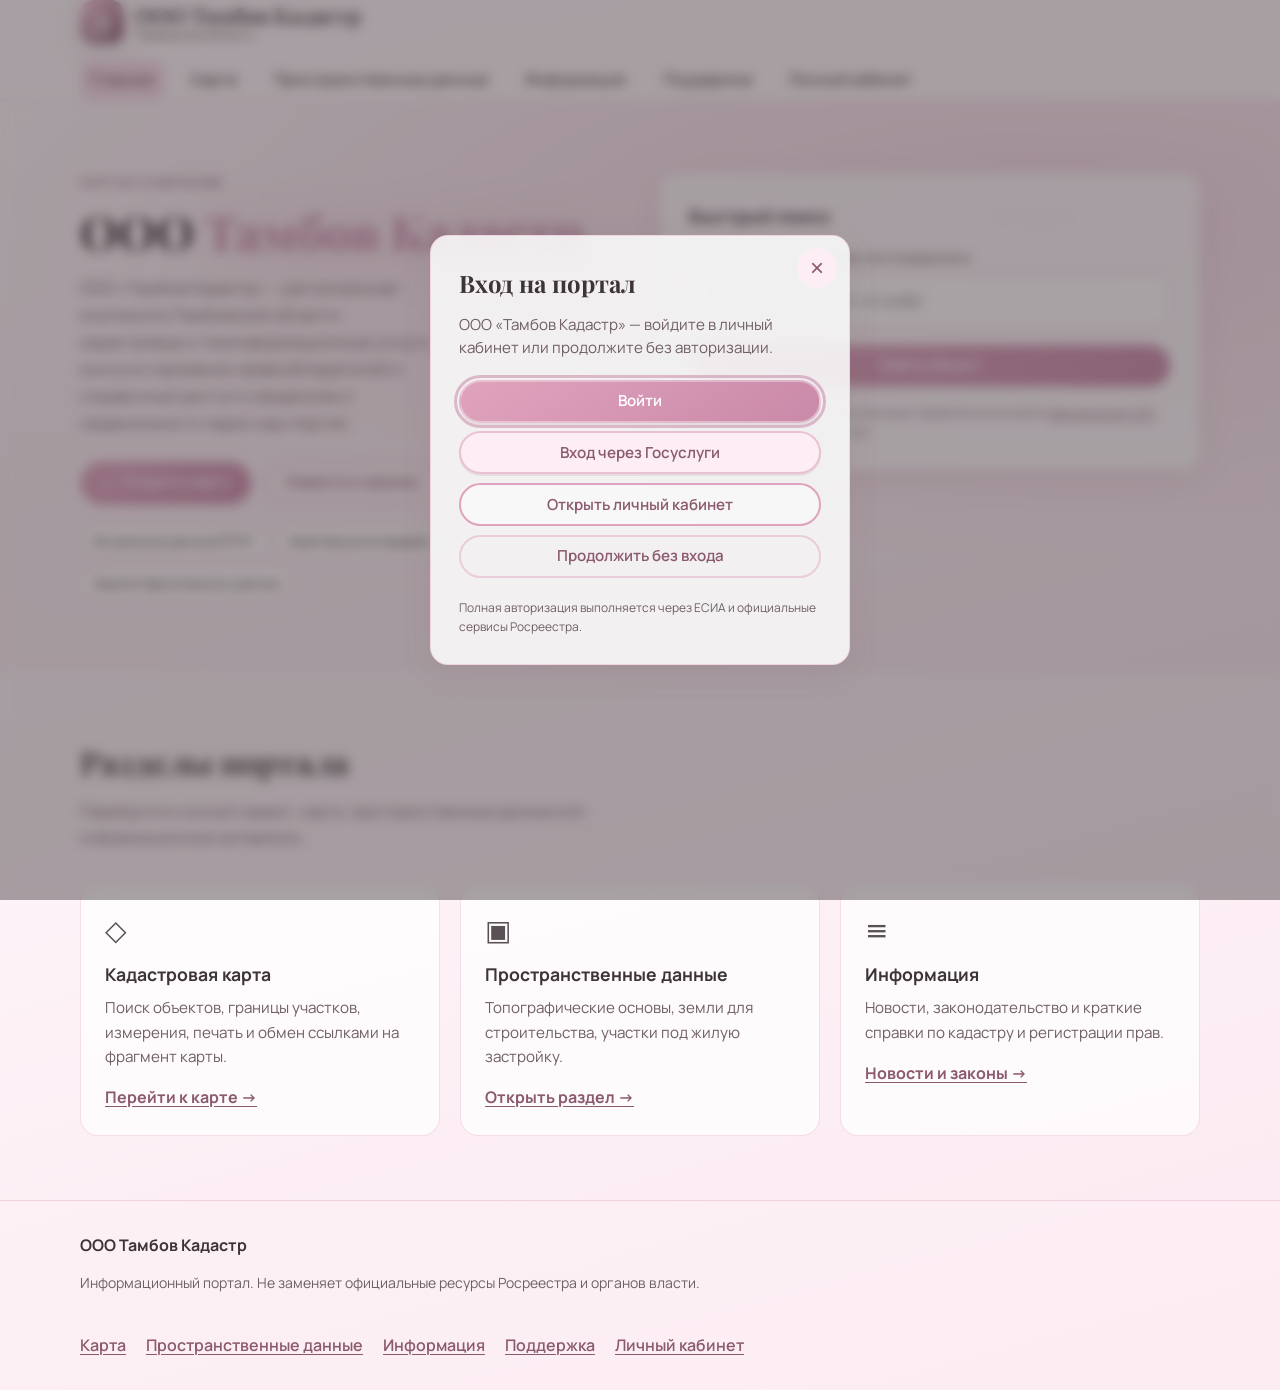
<file: index.html>
<!DOCTYPE html>
<html lang="ru">
<head>
  <meta charset="UTF-8">
  <meta name="viewport" content="width=device-width, initial-scale=1.0">
  <meta name="description" content="ООО Тамбов Кадастр — публичная кадастровая карта, пространственные данные и информационные сервисы.">
  <title>ООО Тамбов Кадастр</title>
  <link rel="preconnect" href="https://fonts.googleapis.com">
  <link rel="preconnect" href="https://fonts.gstatic.com" crossorigin>
  <link href="https://fonts.googleapis.com/css2?family=Manrope:wght@400;500;600;700&family=Playfair+Display:wght@600;700&display=swap" rel="stylesheet">
  <link rel="stylesheet" href="css/styles.css">
  <link rel="stylesheet" href="css/components.css">
</head>
<body>
  <a class="skip-link" href="#main">Перейти к содержимому</a>

  <header class="site-header" id="siteHeader">
    <div class="container header-inner">
      <a class="logo" href="index.html" aria-label="ООО Тамбов Кадастр — на главную">
        <img class="logo-img" src="img/logo-ooo-tk.svg" width="44" height="44" alt="" decoding="async">
        <span class="logo-text">
          <span class="logo-title">ООО Тамбов Кадастр</span>
          <span class="logo-sub">Тамбовская область</span>
        </span>
      </a>

      <button type="button" class="nav-toggle" id="navToggle" aria-expanded="false" aria-controls="siteNav" aria-label="Открыть меню">
        <span class="nav-toggle-bar"></span>
        <span class="nav-toggle-bar"></span>
        <span class="nav-toggle-bar"></span>
      </button>

      <nav class="site-nav" id="siteNav" aria-label="Основная навигация">
        <ul class="nav-list">
          <li><a href="index.html" class="nav-link" aria-current="page">Главная</a></li>
          <li><a href="map.html" class="nav-link">Карта</a></li>
          <li><a href="spatial.html" class="nav-link">Пространственные данные</a></li>
          <li><a href="info.html" class="nav-link">Информация</a></li>
          <li><a href="support.html" class="nav-link">Поддержка</a></li>
          <li><a href="cabinet.html" class="nav-link">Личный кабинет</a></li>
        </ul>
      </nav>
    </div>
  </header>

  <main id="main">
    <section class="hero" id="top">
      <div class="hero-bg" aria-hidden="true"></div>
      <div class="container hero-grid">
        <div class="hero-copy">
          <p class="eyebrow">Портал компании</p>
          <h1>ООО <span class="hero-accent">Тамбов Кадастр</span></h1>
          <p class="lead">ООО «Тамбов Кадастр» — региональная компания в Тамбовской области: кадастровые и геоинформационные услуги, консультирование правообладателей и справочный доступ к сведениям о недвижимости через наш портал.</p>
          <div class="hero-actions">
            <a href="map.html" class="btn btn--primary btn--ripple">
              <span class="btn-icon" aria-hidden="true">◇</span>
              Открыть карту
            </a>
            <a href="info.html" class="btn btn--ghost btn--ripple">Новости и законы</a>
          </div>
          <ul class="hero-badges">
            <li><button type="button" class="hero-badge-btn" data-badge="egrn">Актуальные данные ЕГРН*</button></li>
            <li><button type="button" class="hero-badge-btn" data-badge="adaptive">Адаптивный интерфейс</button></li>
            <li><button type="button" class="hero-badge-btn" data-badge="privacy">Защита персональных данных</button></li>
          </ul>
        </div>
        <div class="hero-card glass">
          <h2 class="hero-card-title">Быстрый поиск</h2>
          <form class="quick-search" id="quickSearchForm" autocomplete="off">
            <label class="field">
              <span class="field-label">Кадастровый номер, адрес или координаты</span>
              <input type="search" name="q" id="quickSearchInput" list="quickSearchList" placeholder="Например: 52.7241, 41.4482" class="input input--lg">
              <datalist id="quickSearchList"></datalist>
            </label>
            <button type="submit" class="btn btn--primary btn--full btn--ripple">Найти объект</button>
          </form>
          <p class="fine-print">* Для получения юридически значимых сведений используйте <a href="https://rosreestr.gov.ru/" target="_blank" rel="noopener noreferrer">официальный сайт Росреестра</a> и сервисы Госуслуг.</p>
        </div>
      </div>
    </section>

    <section class="section section--alt">
      <div class="container">
        <header class="section-head">
          <h2>Разделы портала</h2>
          <p>Перейдите в нужный сервис: карта, пространственные данные или информационные материалы.</p>
        </header>
        <div class="grid-3">
          <article class="feature-card card-hover">
            <div class="feature-icon" aria-hidden="true">◇</div>
            <h3>Кадастровая карта</h3>
            <p>Поиск объектов, границы участков, измерения, печать и обмен ссылками на фрагмент карты.</p>
            <a href="map.html" class="link-forward">Перейти к карте →</a>
          </article>
          <article class="feature-card card-hover">
            <div class="feature-icon" aria-hidden="true">▣</div>
            <h3>Пространственные данные</h3>
            <p>Топографические основы, земли для строительства, участки под жилую застройку.</p>
            <a href="spatial.html" class="link-forward">Открыть раздел →</a>
          </article>
          <article class="feature-card card-hover">
            <div class="feature-icon" aria-hidden="true">≡</div>
            <h3>Информация</h3>
            <p>Новости, законодательство и краткие справки по кадастру и регистрации прав.</p>
            <a href="info.html" class="link-forward">Новости и законы →</a>
          </article>
        </div>
      </div>
    </section>
  </main>

  <footer class="site-footer">
    <div class="container footer-grid">
      <div>
        <strong>ООО Тамбов Кадастр</strong>
        <p class="small muted">Информационный портал. Не заменяет официальные ресурсы Росреестра и органов власти.</p>
      </div>
      <nav aria-label="Нижнее меню">
        <ul class="footer-nav">
          <li><a href="map.html">Карта</a></li>
          <li><a href="spatial.html">Пространственные данные</a></li>
          <li><a href="info.html">Информация</a></li>
          <li><a href="support.html">Поддержка</a></li>
          <li><a href="cabinet.html">Личный кабинет</a></li>
        </ul>
      </nav>
    </div>
  </footer>

  <div class="modal" id="badge-info-modal" role="dialog" aria-modal="true" aria-labelledby="badge-info-title" hidden>
    <div class="modal-backdrop" data-close-modal></div>
    <div class="modal-dialog card glass">
      <button type="button" class="modal-close" data-close-modal aria-label="Закрыть">×</button>
      <h2 id="badge-info-title"></h2>
      <p id="badge-info-text" class="muted" style="margin-bottom: 0;"></p>
    </div>
  </div>

  <div class="toast" id="toast" role="status" aria-live="polite" hidden></div>

  <script src="js/data.js"></script>
  <script src="js/common.js"></script>
  <script src="js/home.js"></script>
</body>
</html>
</file>
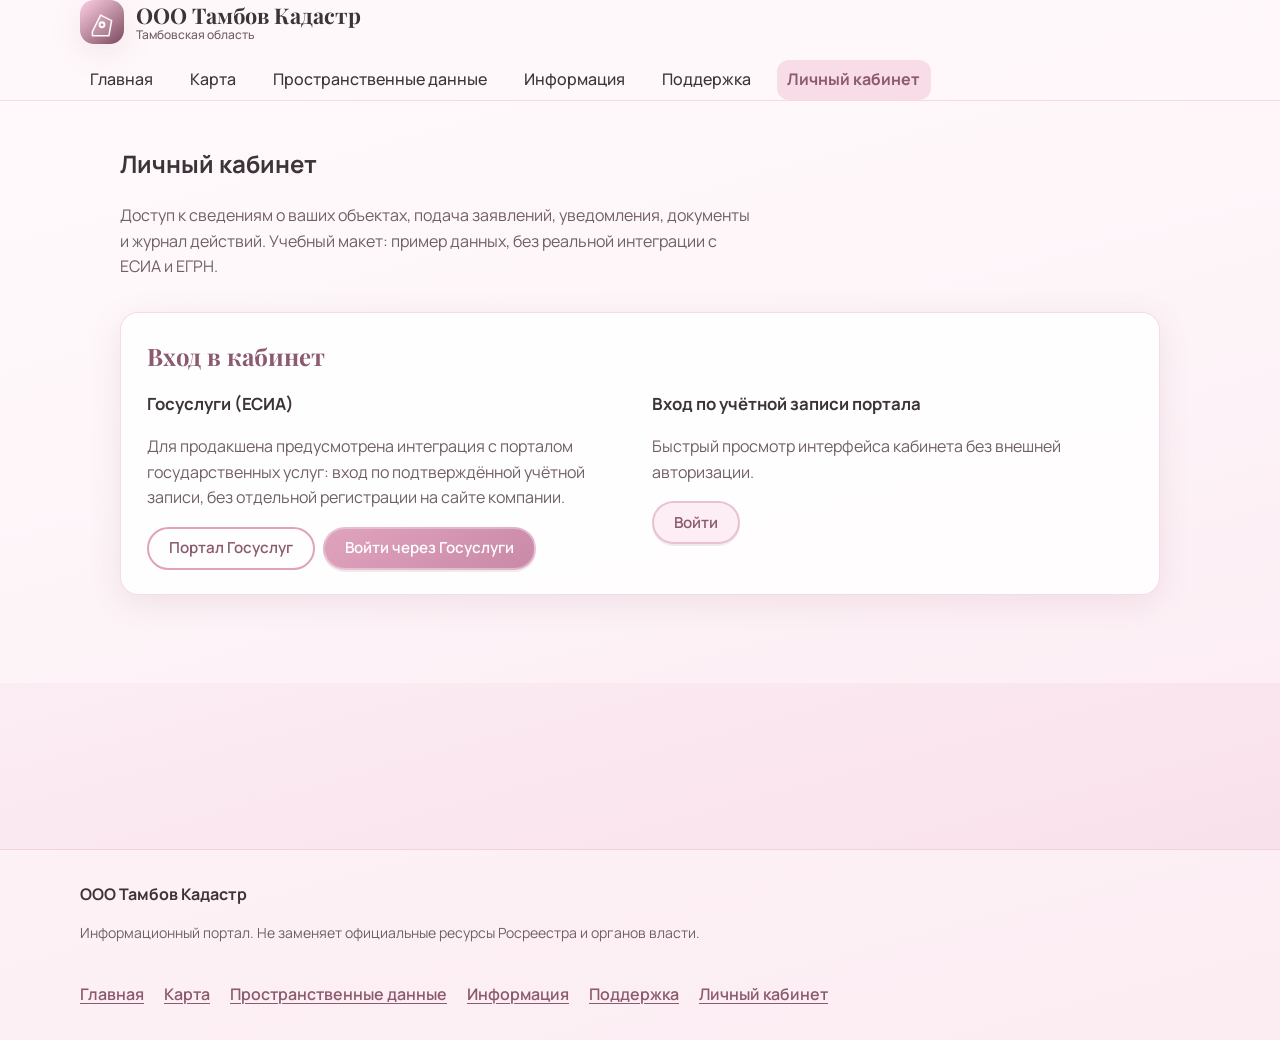
<file: cabinet.html>
<!DOCTYPE html>
<html lang="ru">
<head>
  <meta charset="UTF-8">
  <meta name="viewport" content="width=device-width, initial-scale=1.0">
  <meta name="description" content="Личный кабинет ООО «Тамбов Кадастр»: объекты, заявления, уведомления, документы, история.">
  <title>Личный кабинет · ООО Тамбов Кадастр</title>
  <link rel="preconnect" href="https://fonts.googleapis.com">
  <link rel="preconnect" href="https://fonts.gstatic.com" crossorigin>
  <link href="https://fonts.googleapis.com/css2?family=Manrope:wght@400;500;600;700&family=Playfair+Display:wght@600;700&display=swap" rel="stylesheet">
  <link rel="stylesheet" href="css/styles.css">
  <link rel="stylesheet" href="css/components.css">
</head>
<body>
  <a class="skip-link" href="#main">Перейти к содержимому</a>

  <header class="site-header" id="siteHeader">
    <div class="container header-inner">
      <a class="logo" href="index.html" aria-label="ООО Тамбов Кадастр — на главную">
        <img class="logo-img" src="img/logo-ooo-tk.svg" width="44" height="44" alt="" decoding="async">
        <span class="logo-text">
          <span class="logo-title">ООО Тамбов Кадастр</span>
          <span class="logo-sub">Тамбовская область</span>
        </span>
      </a>

      <button type="button" class="nav-toggle" id="navToggle" aria-expanded="false" aria-controls="siteNav" aria-label="Открыть меню">
        <span class="nav-toggle-bar"></span>
        <span class="nav-toggle-bar"></span>
        <span class="nav-toggle-bar"></span>
      </button>

      <nav class="site-nav" id="siteNav" aria-label="Основная навигация">
        <ul class="nav-list">
          <li><a href="index.html" class="nav-link">Главная</a></li>
          <li><a href="map.html" class="nav-link">Карта</a></li>
          <li><a href="spatial.html" class="nav-link">Пространственные данные</a></li>
          <li><a href="info.html" class="nav-link">Информация</a></li>
          <li><a href="support.html" class="nav-link">Поддержка</a></li>
          <li><a href="cabinet.html" class="nav-link" aria-current="page">Личный кабинет</a></li>
        </ul>
      </nav>
    </div>
  </header>

  <main id="main" class="cabinet-main">
    <section class="section section--alt" style="padding-top: 1.5rem;">
      <div class="container container--cabinet">
        <header class="section-head">
          <h1>Личный кабинет</h1>
          <p class="muted cabinet-lead">Доступ к сведениям о ваших объектах, подача заявлений, уведомления, документы и журнал действий. Учебный макет: пример данных, без реальной интеграции с ЕСИА и ЕГРН.</p>
        </header>

        <div id="cabinetAuth" class="cabinet-auth card">
          <h2 class="cabinet-auth-title">Вход в кабинет</h2>
          <div class="cabinet-auth-grid">
            <div class="cabinet-auth-block">
              <h3>Госуслуги (ЕСИА)</h3>
              <p class="muted">Для продакшена предусмотрена интеграция с порталом государственных услуг: вход по подтверждённой учётной записи, без отдельной регистрации на сайте компании.</p>
              <div class="cabinet-auth-actions">
                <a class="btn btn--outline btn--ripple" href="https://www.gosuslugi.ru/" target="_blank" rel="noopener noreferrer">Портал Госуслуг</a>
                <button type="button" class="btn btn--primary btn--ripple" id="cabinetLoginGosuslugi">Войти через Госуслуги</button>
              </div>
            </div>
            <div class="cabinet-auth-block">
              <h3>Вход по учётной записи портала</h3>
              <p class="muted">Быстрый просмотр интерфейса кабинета без внешней авторизации.</p>
              <button type="button" class="btn btn--secondary btn--ripple" id="cabinetLoginPortal">Войти</button>
            </div>
          </div>
        </div>

        <div id="cabinetDashboard" class="cabinet-dashboard" hidden>
          <div class="cabinet-userbar card">
            <div class="cabinet-userbar-info">
              <strong id="cabinetUserDisplay">Пользователь</strong>
              <span id="cabinetAuthMethod" class="cabinet-badge"></span>
            </div>
            <button type="button" class="btn btn--ghost btn--small" id="cabinetLogout">Выйти</button>
          </div>

          <div class="cabinet-tabs" role="tablist" aria-label="Разделы кабинета">
            <button type="button" class="cabinet-tab is-active" role="tab" aria-selected="true" aria-controls="cabinetPanelObjects" id="tabObjects" data-panel="cabinetPanelObjects">Объекты</button>
            <button type="button" class="cabinet-tab" role="tab" aria-selected="false" aria-controls="cabinetPanelApplications" id="tabApplications" data-panel="cabinetPanelApplications">Заявления</button>
            <button type="button" class="cabinet-tab" role="tab" aria-selected="false" aria-controls="cabinetPanelNotify" id="tabNotify" data-panel="cabinetPanelNotify">Уведомления</button>
            <button type="button" class="cabinet-tab" role="tab" aria-selected="false" aria-controls="cabinetPanelDocs" id="tabDocs" data-panel="cabinetPanelDocs">Документы</button>
            <button type="button" class="cabinet-tab" role="tab" aria-selected="false" aria-controls="cabinetPanelHistory" id="tabHistory" data-panel="cabinetPanelHistory">История</button>
          </div>

          <div class="cabinet-panels">
            <div id="cabinetPanelObjects" class="cabinet-panel is-active" role="tabpanel" aria-labelledby="tabObjects">
              <h2 class="cabinet-panel-title">Объекты недвижимости</h2>
              <p class="muted">Список привязанных к учётной записи объектов. На публичной карте можно проверить расположение и справочные сведения.</p>
              <div class="cabinet-table-wrap">
                <table class="cabinet-table">
                  <thead>
                    <tr>
                      <th>Кадастровый номер</th>
                      <th>Адрес</th>
                      <th>Площадь</th>
                      <th>Кадастровая стоимость</th>
                      <th>Права</th>
                      <th>Обременения</th>
                      <th>Карта</th>
                    </tr>
                  </thead>
                  <tbody id="cabinetObjectsBody"></tbody>
                </table>
              </div>
            </div>

            <div id="cabinetPanelApplications" class="cabinet-panel" role="tabpanel" aria-labelledby="tabApplications" hidden>
              <h2 class="cabinet-panel-title">Заявления и запросы</h2>
              <p class="muted">Подача заявлений на кадастровый учёт, регистрацию прав, получение сведений из ЕГРН и отслеживание статуса.</p>

              <div class="card card--inset cabinet-form-card">
                <h3 class="cabinet-subtitle">Новое обращение</h3>
                <form id="cabinetNewApplicationForm" class="cabinet-form-grid">
                  <label class="field">
                    <span class="field-label">Тип заявления</span>
                    <select name="type" id="cabinetAppType" class="input" required></select>
                  </label>
                  <label class="field field--full">
                    <span class="field-label">Комментарий / суть запроса</span>
                    <textarea name="comment" class="input" rows="3" placeholder="Кратко опишите запрос"></textarea>
                  </label>
                  <button type="submit" class="btn btn--primary btn--ripple">Подать заявление</button>
                </form>
              </div>

              <h3 class="cabinet-subtitle">Мои заявления</h3>
              <div class="cabinet-table-wrap">
                <table class="cabinet-table">
                  <thead>
                    <tr>
                      <th>Номер</th>
                      <th>Тип</th>
                      <th>Дата подачи</th>
                      <th>Статус</th>
                      <th>Комментарий</th>
                    </tr>
                  </thead>
                  <tbody id="cabinetApplicationsBody"></tbody>
                </table>
              </div>
            </div>

            <div id="cabinetPanelNotify" class="cabinet-panel" role="tabpanel" aria-labelledby="tabNotify" hidden>
              <h2 class="cabinet-panel-title">Уведомления</h2>
              <p class="muted">Изменения по объектам, обременения, ход рассмотрения заявлений.</p>
              <ul id="cabinetNotifyList" class="cabinet-notify-list"></ul>
            </div>

            <div id="cabinetPanelDocs" class="cabinet-panel" role="tabpanel" aria-labelledby="tabDocs" hidden>
              <h2 class="cabinet-panel-title">Электронный документооборот</h2>
              <p class="muted">Прикрепление файлов к заявлениям и загрузка выданных документов (учебный сценарий — имитация).</p>
              <div class="card card--inset cabinet-upload-row">
                <label class="field" style="flex:1;min-width:200px;">
                  <span class="field-label">Прикрепить файл</span>
                  <input type="file" id="cabinetFileInput" class="input" accept=".pdf,.jpg,.jpeg,.png,.tiff">
                </label>
                <button type="button" class="btn btn--secondary btn--ripple" id="cabinetUploadBtn">Загрузить</button>
              </div>
              <div class="cabinet-table-wrap">
                <table class="cabinet-table">
                  <thead>
                    <tr>
                      <th>Документ</th>
                      <th>Дата</th>
                      <th>Размер</th>
                      <th>Направление</th>
                      <th></th>
                    </tr>
                  </thead>
                  <tbody id="cabinetDocsBody"></tbody>
                </table>
              </div>
            </div>

            <div id="cabinetPanelHistory" class="cabinet-panel" role="tabpanel" aria-labelledby="tabHistory" hidden>
              <h2 class="cabinet-panel-title">История операций</h2>
              <p class="muted">Журнал действий в кабинете: заявления, выписки, загрузки.</p>
              <div class="cabinet-table-wrap">
                <table class="cabinet-table">
                  <thead>
                    <tr>
                      <th>Дата</th>
                      <th>Действие</th>
                      <th>Детали</th>
                    </tr>
                  </thead>
                  <tbody id="cabinetHistoryBody"></tbody>
                </table>
              </div>
            </div>
          </div>
        </div>
      </div>
    </section>
  </main>

  <footer class="site-footer">
    <div class="container footer-grid">
      <div>
        <strong>ООО Тамбов Кадастр</strong>
        <p class="small muted">Информационный портал. Не заменяет официальные ресурсы Росреестра и органов власти.</p>
      </div>
      <nav aria-label="Нижнее меню">
        <ul class="footer-nav">
          <li><a href="index.html">Главная</a></li>
          <li><a href="map.html">Карта</a></li>
          <li><a href="spatial.html">Пространственные данные</a></li>
          <li><a href="info.html">Информация</a></li>
          <li><a href="support.html">Поддержка</a></li>
          <li><a href="cabinet.html">Личный кабинет</a></li>
        </ul>
      </nav>
    </div>
  </footer>

  <div class="toast" id="toast" role="status" aria-live="polite" hidden></div>
  <script src="js/data.js"></script>
  <script src="js/common.js"></script>
  <script src="js/cabinet-app.js"></script>
</body>
</html>
</file>
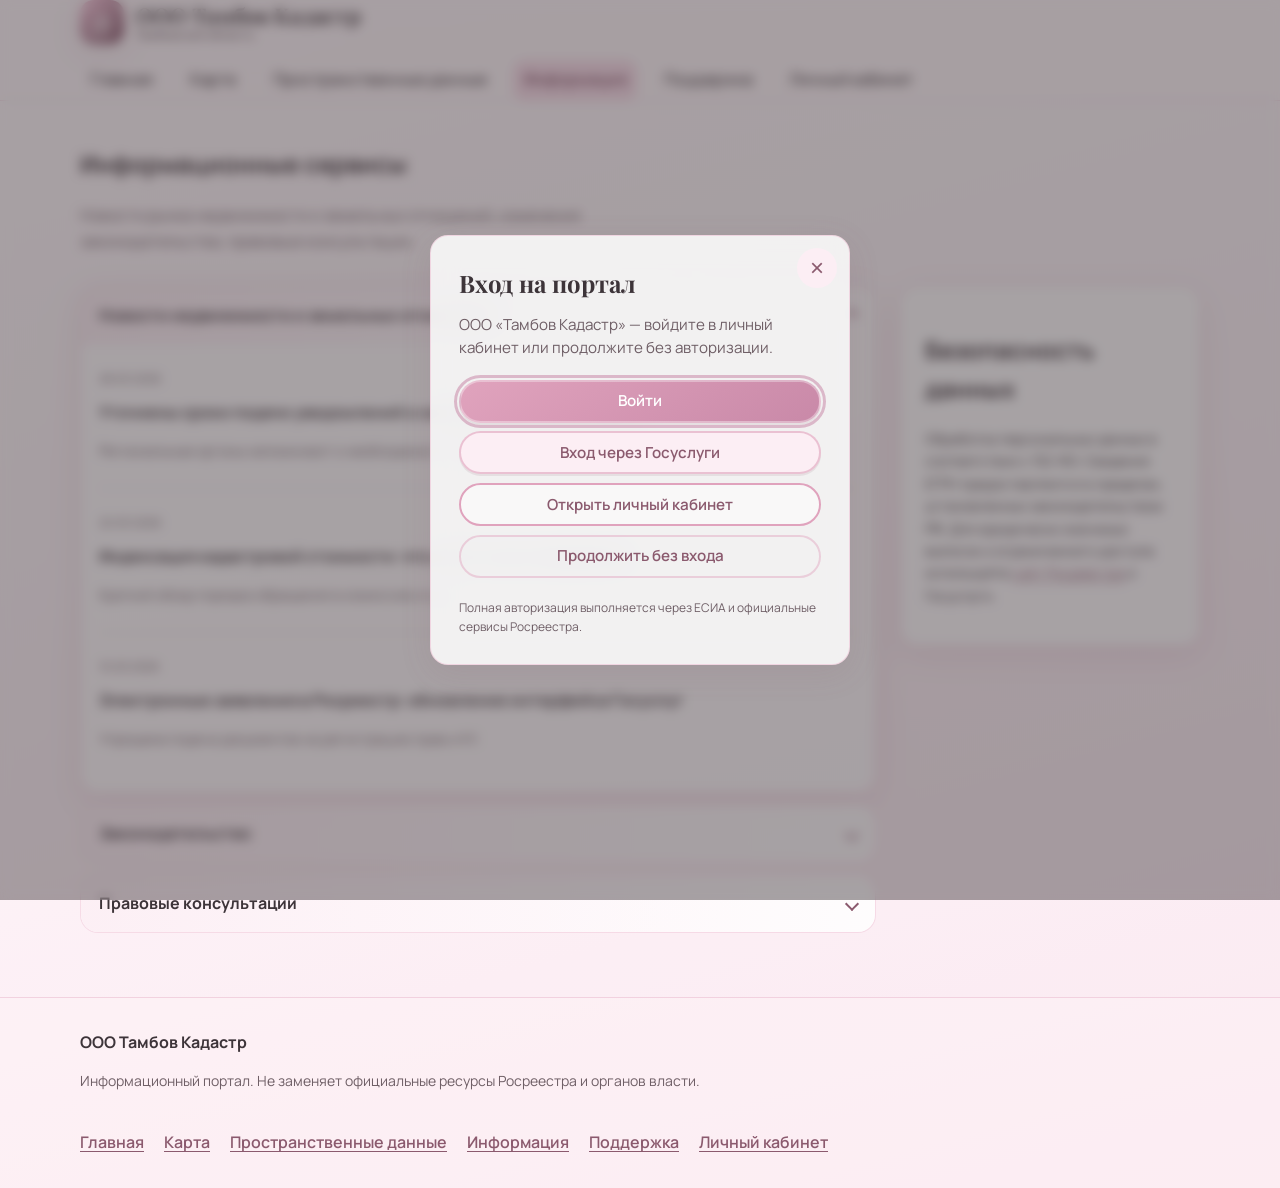
<file: info.html>
<!DOCTYPE html>
<html lang="ru">
<head>
  <meta charset="UTF-8">
  <meta name="viewport" content="width=device-width, initial-scale=1.0">
  <meta name="description" content="Новости недвижимости, законодательство, правовые консультации по кадастру Тамбовской области.">
  <title>Информация · ООО Тамбов Кадастр</title>
  <link rel="preconnect" href="https://fonts.googleapis.com">
  <link rel="preconnect" href="https://fonts.gstatic.com" crossorigin>
  <link href="https://fonts.googleapis.com/css2?family=Manrope:wght@400;500;600;700&family=Playfair+Display:wght@600;700&display=swap" rel="stylesheet">
  <link rel="stylesheet" href="css/styles.css">
  <link rel="stylesheet" href="css/components.css">
</head>
<body>
  <a class="skip-link" href="#main">Перейти к содержимому</a>

  <header class="site-header" id="siteHeader">
    <div class="container header-inner">
      <a class="logo" href="index.html" aria-label="ООО Тамбов Кадастр — на главную">
        <img class="logo-img" src="img/logo-ooo-tk.svg" width="44" height="44" alt="" decoding="async">
        <span class="logo-text">
          <span class="logo-title">ООО Тамбов Кадастр</span>
          <span class="logo-sub">Тамбовская область</span>
        </span>
      </a>

      <button type="button" class="nav-toggle" id="navToggle" aria-expanded="false" aria-controls="siteNav" aria-label="Открыть меню">
        <span class="nav-toggle-bar"></span>
        <span class="nav-toggle-bar"></span>
        <span class="nav-toggle-bar"></span>
      </button>

      <nav class="site-nav" id="siteNav" aria-label="Основная навигация">
        <ul class="nav-list">
          <li><a href="index.html" class="nav-link">Главная</a></li>
          <li><a href="map.html" class="nav-link">Карта</a></li>
          <li><a href="spatial.html" class="nav-link">Пространственные данные</a></li>
          <li><a href="info.html" class="nav-link" aria-current="page">Информация</a></li>
          <li><a href="support.html" class="nav-link">Поддержка</a></li>
          <li><a href="cabinet.html" class="nav-link">Личный кабинет</a></li>
        </ul>
      </nav>
    </div>
  </header>

  <main id="main">
    <section class="section section--alt" style="padding-top: 1.5rem;">
      <div class="container">
        <header class="section-head">
          <h1>Информационные сервисы</h1>
          <p>Новости рынка недвижимости и земельных отношений, изменения законодательства, правовые консультации.</p>
        </header>
        <div class="info-layout">
          <div class="accordion" id="newsAccordion">
            <article class="accordion-item is-open">
              <button type="button" class="accordion-trigger" aria-expanded="true">
                <span>Новости недвижимости и земельных отношений</span>
                <span class="accordion-chevron" aria-hidden="true"></span>
              </button>
              <div class="accordion-panel">
                <ul class="news-list" id="newsList"></ul>
              </div>
            </article>
            <article class="accordion-item">
              <button type="button" class="accordion-trigger" aria-expanded="false">
                <span>Законодательство</span>
                <span class="accordion-chevron" aria-hidden="true"></span>
              </button>
              <div class="accordion-panel" hidden>
                <ul class="plain-list">
                  <li>Федеральный закон № 218-ФЗ «О государственной регистрации недвижимости»</li>
                  <li>Федеральный закон № 221-ФЗ «О кадастровой деятельности»</li>
                  <li>Земельный кодекс РФ (изменения по государственному кадастровому учёту)</li>
                </ul>
                <p class="small muted">Актуальные редакции публикуются на <a href="http://pravo.gov.ru/" target="_blank" rel="noopener noreferrer">pravo.gov.ru</a>.</p>
              </div>
            </article>
            <article class="accordion-item">
              <button type="button" class="accordion-trigger" aria-expanded="false">
                <span>Правовые консультации</span>
                <span class="accordion-chevron" aria-hidden="true"></span>
              </button>
              <div class="accordion-panel" hidden>
                <p>Бесплатные консультации по вопросам кадастра и регистрации прав предоставляются в МФЦ и на линии поддержки Росреестра. Ниже — краткие ответы на типовые вопросы:</p>
                <dl class="faq">
                  <dt>Как получить выписку из ЕГРН?</dt>
                  <dd>Через Госуслуги, МФЦ, личный кабинет на сайте Росреестра или у кадастрового инженера при обращении за межеванием.</dd>
                  <dt>Чем отличается кадастровая стоимость от рыночной?</dt>
                  <dd>Кадастровая стоимость используется для исчисления налогов; рыночная — фактическая цена сделки. Переоценка проводится по методике государственной оценки.</dd>
                </dl>
              </div>
            </article>
          </div>
          <aside class="info-aside card">
            <h2>Безопасность данных</h2>
            <p class="small">Обработка персональных данных в соответствии с 152-ФЗ. Сведения ЕГРН предоставляются в пределах, установленных законодательством РФ. Для юридически значимых выписок и ограниченного доступа используйте <a href="https://rosreestr.gov.ru/" target="_blank" rel="noopener noreferrer">сайт Росреестра</a> и Госуслуги.</p>
          </aside>
        </div>
      </div>
    </section>
  </main>

  <footer class="site-footer">
    <div class="container footer-grid">
      <div>
        <strong>ООО Тамбов Кадастр</strong>
        <p class="small muted">Информационный портал. Не заменяет официальные ресурсы Росреестра и органов власти.</p>
      </div>
      <nav aria-label="Нижнее меню">
        <ul class="footer-nav">
          <li><a href="index.html">Главная</a></li>
          <li><a href="map.html">Карта</a></li>
          <li><a href="spatial.html">Пространственные данные</a></li>
          <li><a href="info.html">Информация</a></li>
          <li><a href="support.html">Поддержка</a></li>
          <li><a href="cabinet.html">Личный кабинет</a></li>
        </ul>
      </nav>
    </div>
  </footer>

  <div class="toast" id="toast" role="status" aria-live="polite" hidden></div>
  <script src="js/data.js"></script>
  <script src="js/common.js"></script>
  <script src="js/info-app.js"></script>
</body>
</html>
</file>
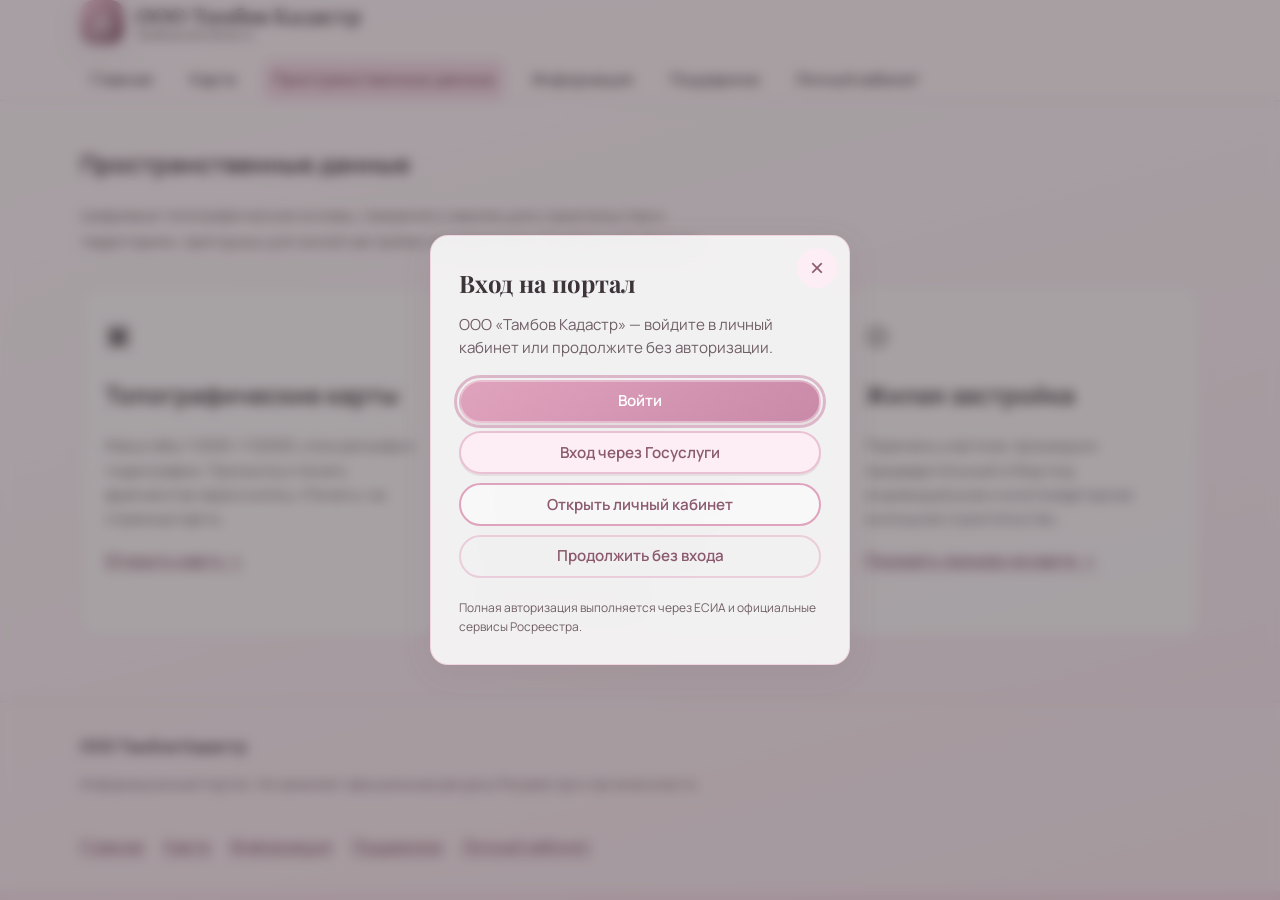
<file: spatial.html>
<!DOCTYPE html>
<html lang="ru">
<head>
  <meta charset="UTF-8">
  <meta name="viewport" content="width=device-width, initial-scale=1.0">
  <meta name="description" content="Пространственные данные Тамбовской области: топокарты, земли для строительства, жилая застройка.">
  <title>Пространственные данные · ООО Тамбов Кадастр</title>
  <link rel="preconnect" href="https://fonts.googleapis.com">
  <link rel="preconnect" href="https://fonts.gstatic.com" crossorigin>
  <link href="https://fonts.googleapis.com/css2?family=Manrope:wght@400;500;600;700&family=Playfair+Display:wght@600;700&display=swap" rel="stylesheet">
  <link rel="stylesheet" href="css/styles.css">
  <link rel="stylesheet" href="css/components.css">
</head>
<body>
  <a class="skip-link" href="#main">Перейти к содержимому</a>

  <header class="site-header" id="siteHeader">
    <div class="container header-inner">
      <a class="logo" href="index.html" aria-label="ООО Тамбов Кадастр — на главную">
        <img class="logo-img" src="img/logo-ooo-tk.svg" width="44" height="44" alt="" decoding="async">
        <span class="logo-text">
          <span class="logo-title">ООО Тамбов Кадастр</span>
          <span class="logo-sub">Тамбовская область</span>
        </span>
      </a>

      <button type="button" class="nav-toggle" id="navToggle" aria-expanded="false" aria-controls="siteNav" aria-label="Открыть меню">
        <span class="nav-toggle-bar"></span>
        <span class="nav-toggle-bar"></span>
        <span class="nav-toggle-bar"></span>
      </button>

      <nav class="site-nav" id="siteNav" aria-label="Основная навигация">
        <ul class="nav-list">
          <li><a href="index.html" class="nav-link">Главная</a></li>
          <li><a href="map.html" class="nav-link">Карта</a></li>
          <li><a href="spatial.html" class="nav-link" aria-current="page">Пространственные данные</a></li>
          <li><a href="info.html" class="nav-link">Информация</a></li>
          <li><a href="support.html" class="nav-link">Поддержка</a></li>
          <li><a href="cabinet.html" class="nav-link">Личный кабинет</a></li>
        </ul>
      </nav>
    </div>
  </header>

  <main id="main">
    <section class="section section--alt" style="padding-top: 1.5rem;">
      <div class="container">
        <header class="section-head">
          <h1>Пространственные данные</h1>
          <p>Цифровые топографические основы, сведения о землях для строительства и территориях, пригодных для жилой застройки на территории Тамбовской области.</p>
        </header>
        <div class="grid-3">
          <article class="feature-card card-hover">
            <div class="feature-icon" aria-hidden="true">▣</div>
            <h2>Топографические карты</h2>
            <p>Масштабы 1:5000–1:50000, слои рельефа и гидрографии. Просмотр и печать фрагментов через кнопку «Печать» на странице карты.</p>
            <a href="map.html" class="link-forward">Открыть карту →</a>
          </article>
          <article class="feature-card card-hover">
            <div class="feature-icon" aria-hidden="true">⌂</div>
            <h2>Земли для строительства</h2>
            <p>Информация о зонах планируемой застройки и землях с разрешённым использованием под объекты капитального строительства.</p>
            <a href="map.html" class="link-forward">Показать на карте →</a>
          </article>
          <article class="feature-card card-hover">
            <div class="feature-icon" aria-hidden="true">◎</div>
            <h2>Жилая застройка</h2>
            <p>Перечень участков, прошедших предварительный отбор под индивидуальное и многоквартирное жилищное строительство.</p>
            <a href="map.html?highlight=68-41-0102034-203" class="link-forward">Показать пример на карте →</a>
          </article>
        </div>
      </div>
    </section>
  </main>

  <footer class="site-footer">
    <div class="container footer-grid">
      <div>
        <strong>ООО Тамбов Кадастр</strong>
        <p class="small muted">Информационный портал. Не заменяет официальные ресурсы Росреестра и органов власти.</p>
      </div>
      <nav aria-label="Нижнее меню">
        <ul class="footer-nav">
          <li><a href="index.html">Главная</a></li>
          <li><a href="map.html">Карта</a></li>
          <li><a href="info.html">Информация</a></li>
          <li><a href="support.html">Поддержка</a></li>
          <li><a href="cabinet.html">Личный кабинет</a></li>
        </ul>
      </nav>
    </div>
  </footer>

  <div class="toast" id="toast" role="status" aria-live="polite" hidden></div>
  <script src="js/common.js"></script>
</body>
</html>
</file>
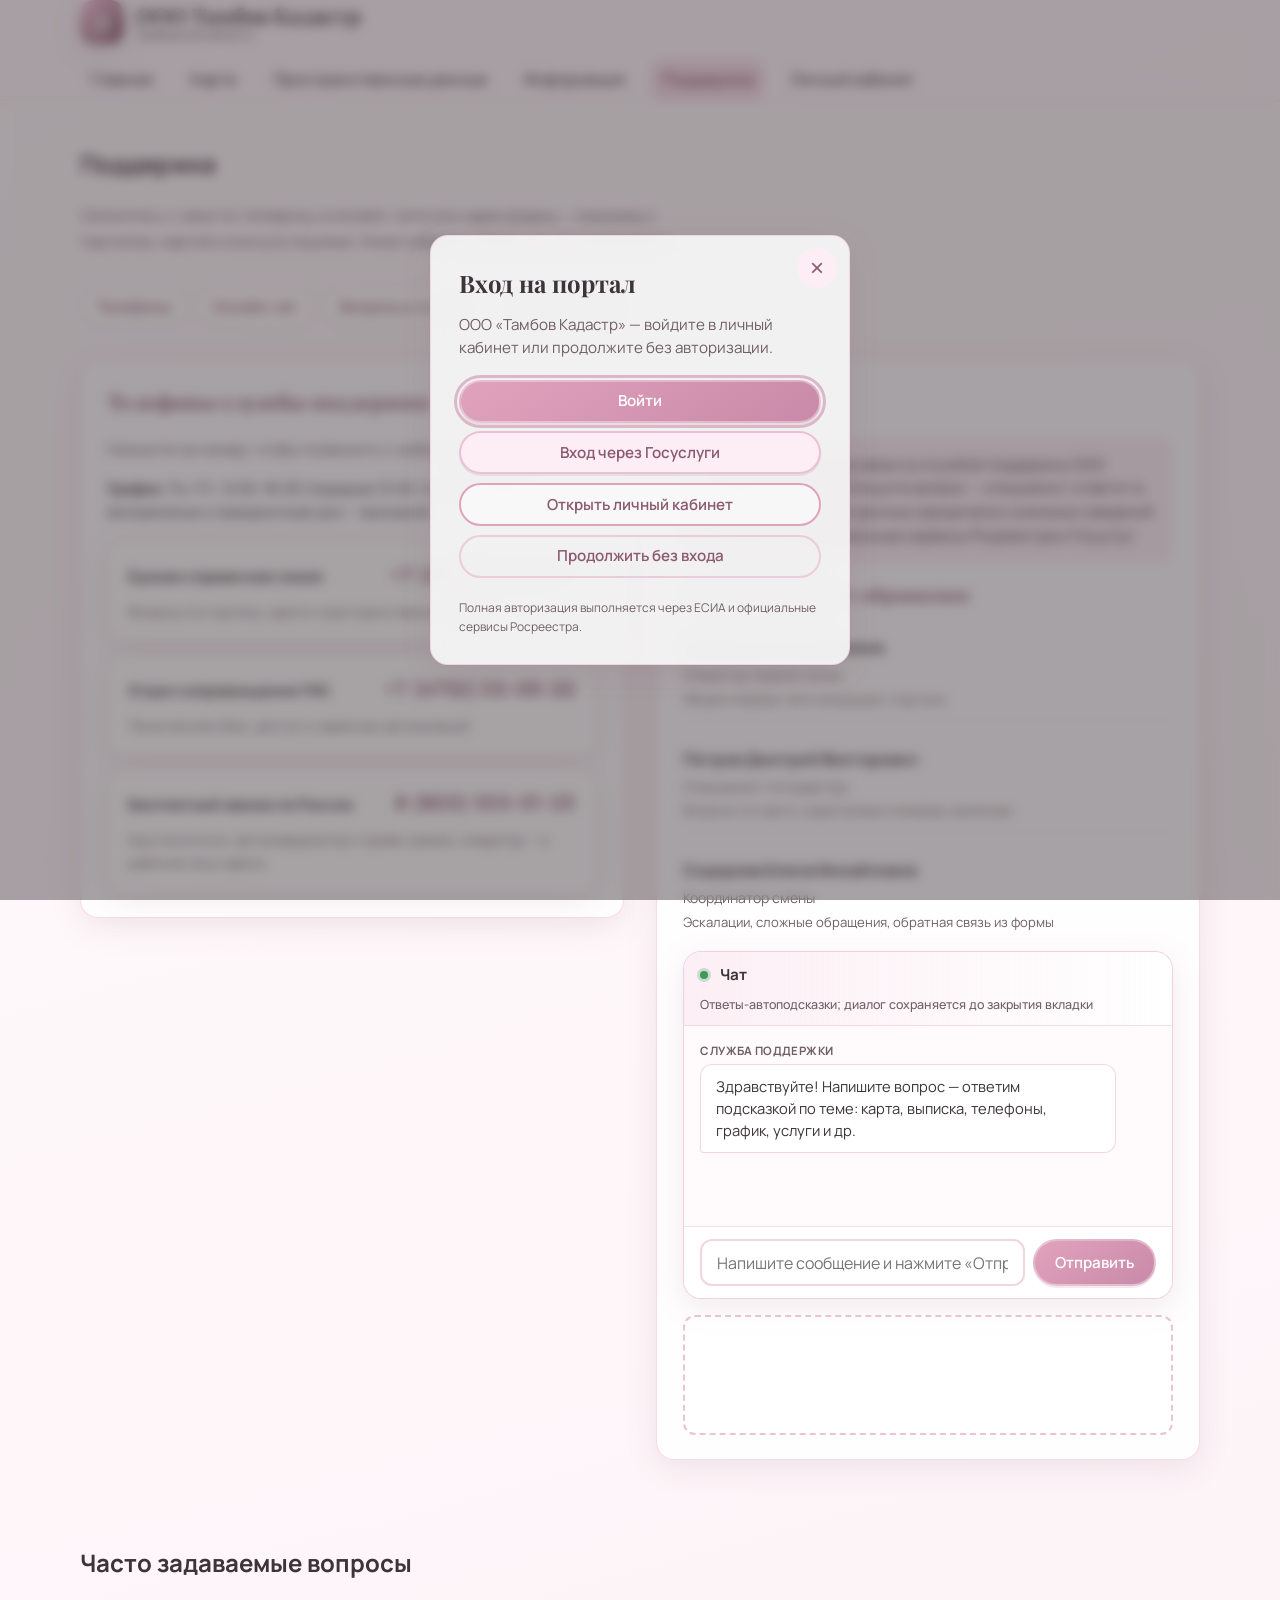
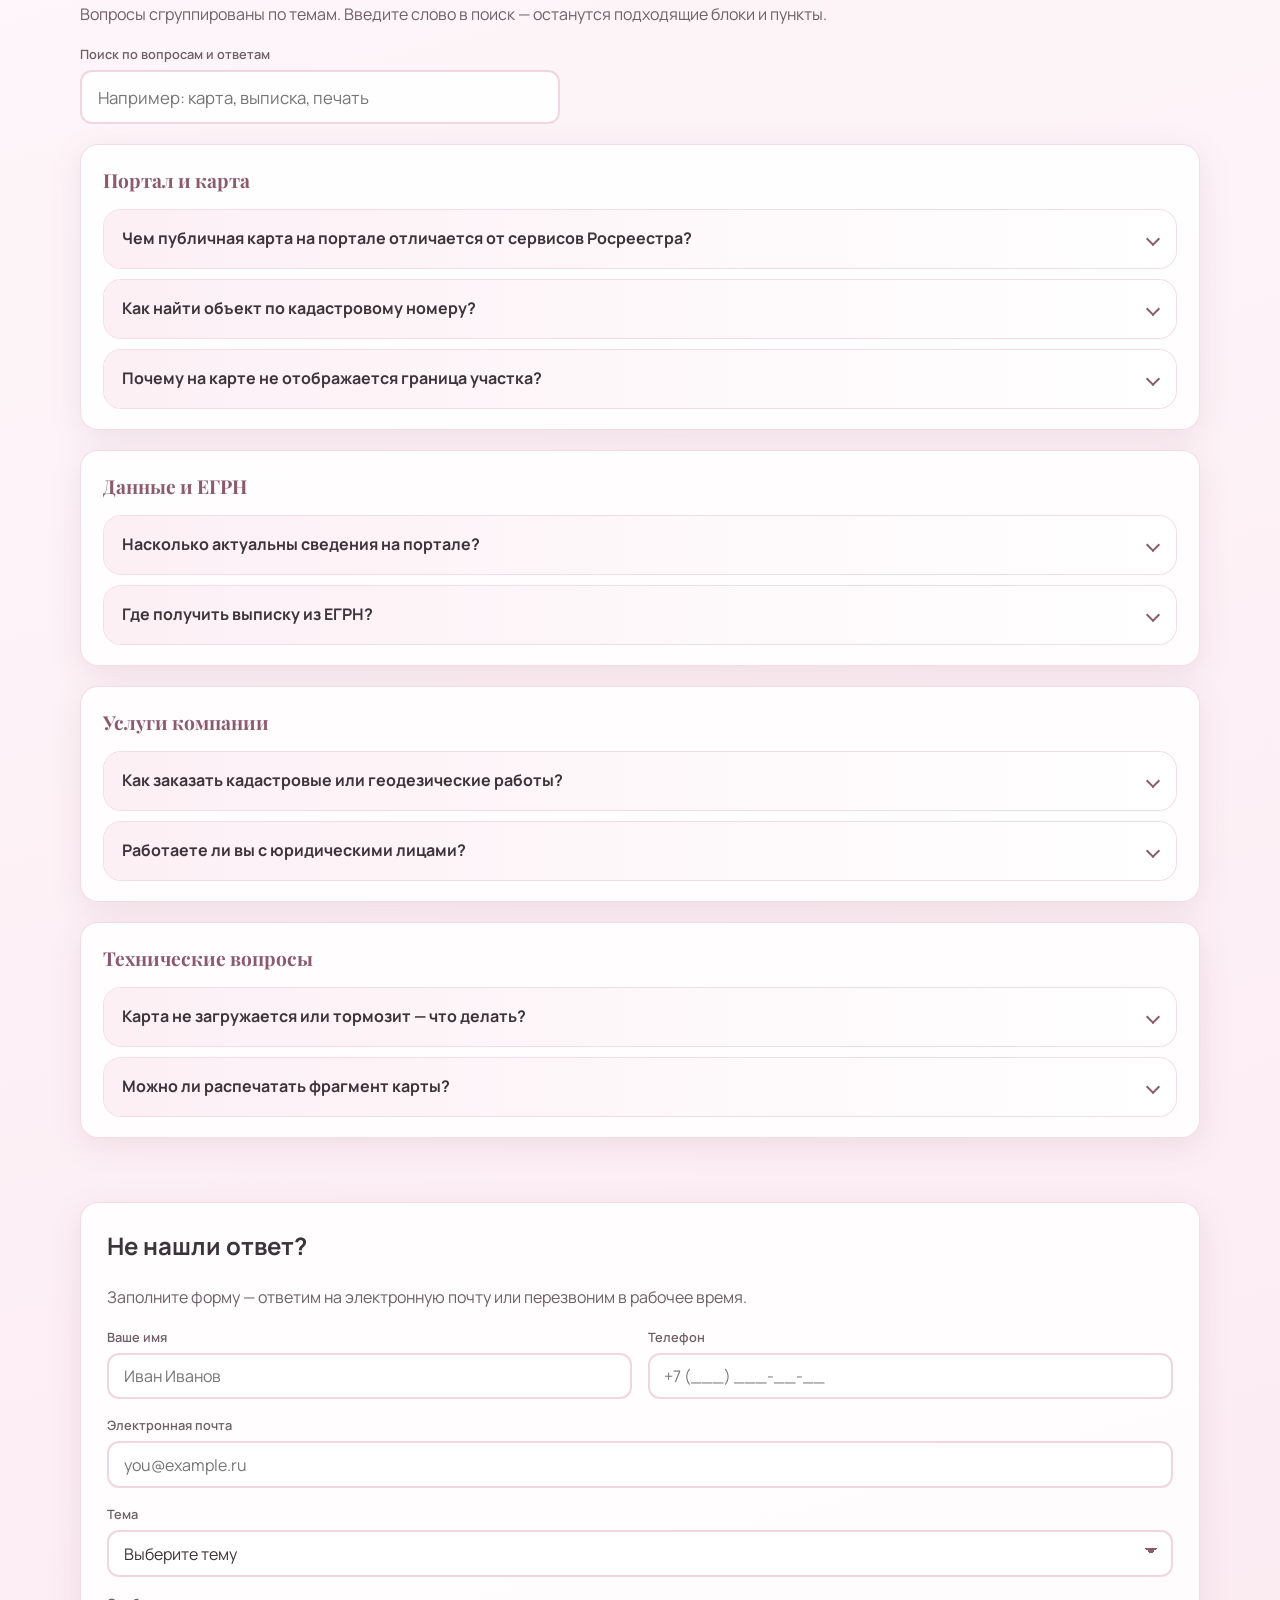
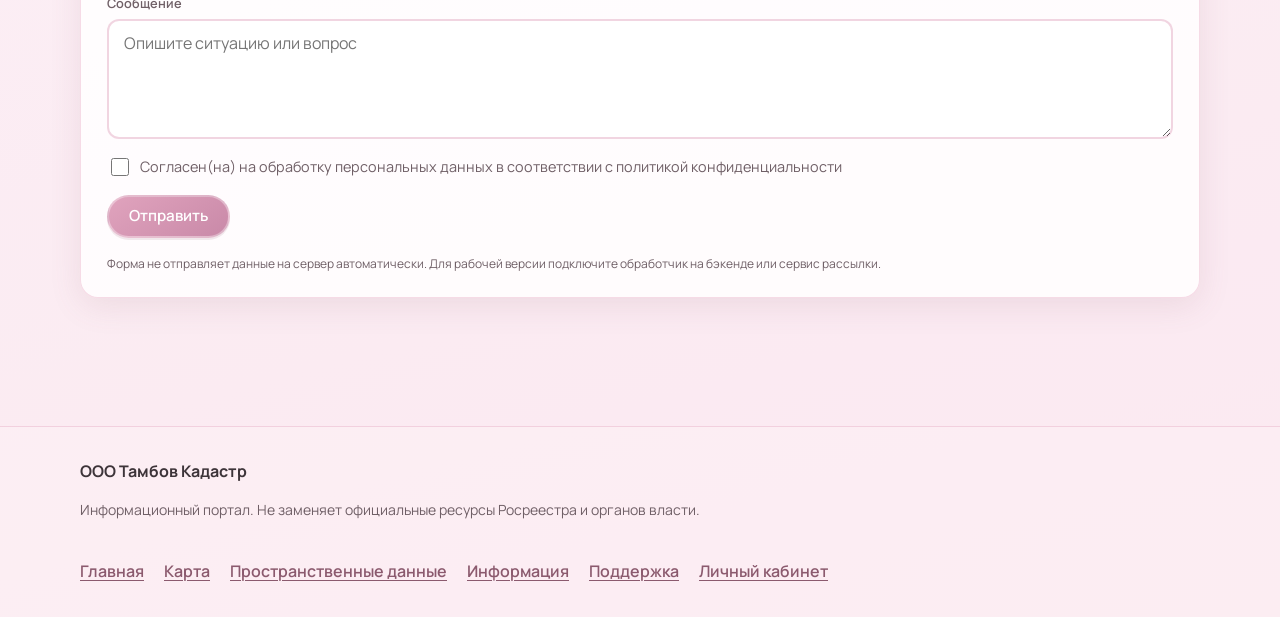
<file: support.html>
<!DOCTYPE html>
<html lang="ru">
<head>
  <meta charset="UTF-8">
  <meta name="viewport" content="width=device-width, initial-scale=1.0">
  <meta name="description" content="Поддержка ООО «Тамбов Кадастр»: телефоны, онлайн-чат, частые вопросы и обратная связь.">
  <title>Поддержка · ООО Тамбов Кадастр</title>
  <link rel="preconnect" href="https://fonts.googleapis.com">
  <link rel="preconnect" href="https://fonts.gstatic.com" crossorigin>
  <link href="https://fonts.googleapis.com/css2?family=Manrope:wght@400;500;600;700&family=Playfair+Display:wght@600;700&display=swap" rel="stylesheet">
  <link rel="stylesheet" href="css/styles.css">
  <link rel="stylesheet" href="css/components.css">
</head>
<body>
  <a class="skip-link" href="#main">Перейти к содержимому</a>

  <header class="site-header" id="siteHeader">
    <div class="container header-inner">
      <a class="logo" href="index.html" aria-label="ООО Тамбов Кадастр — на главную">
        <img class="logo-img" src="img/logo-ooo-tk.svg" width="44" height="44" alt="" decoding="async">
        <span class="logo-text">
          <span class="logo-title">ООО Тамбов Кадастр</span>
          <span class="logo-sub">Тамбовская область</span>
        </span>
      </a>

      <button type="button" class="nav-toggle" id="navToggle" aria-expanded="false" aria-controls="siteNav" aria-label="Открыть меню">
        <span class="nav-toggle-bar"></span>
        <span class="nav-toggle-bar"></span>
        <span class="nav-toggle-bar"></span>
      </button>

      <nav class="site-nav" id="siteNav" aria-label="Основная навигация">
        <ul class="nav-list">
          <li><a href="index.html" class="nav-link">Главная</a></li>
          <li><a href="map.html" class="nav-link">Карта</a></li>
          <li><a href="spatial.html" class="nav-link">Пространственные данные</a></li>
          <li><a href="info.html" class="nav-link">Информация</a></li>
          <li><a href="support.html" class="nav-link" aria-current="page">Поддержка</a></li>
          <li><a href="cabinet.html" class="nav-link">Личный кабинет</a></li>
        </ul>
      </nav>
    </div>
  </header>

  <main id="main">
    <section class="section section--alt" style="padding-top: 1.5rem;">
      <div class="container">
        <header class="section-head">
          <h1>Поддержка</h1>
          <p class="support-page-intro">Свяжитесь с нами по телефону, в онлайн-чате или через форму — поможем с порталом, картой и консультациями. Ниже собраны ответы на частые вопросы.</p>
        </header>

        <nav class="support-quickbar" aria-label="Быстрые разделы">
          <a href="#phones">Телефоны</a>
          <a href="#chat">Онлайн-чат</a>
          <a href="#faq">Вопросы и ответы</a>
          <a href="#feedback">Обратная связь</a>
        </nav>

        <div class="support-layout support-layout--split">
          <section id="phones" class="card support-block" aria-labelledby="phones-title">
            <h2 id="phones-title">Телефоны службы поддержки</h2>
            <p class="muted" style="margin-top:0;">Нажмите на номер, чтобы позвонить с мобильного устройства.</p>
            <div id="supportPhonesMount"></div>
            <noscript>
              <p class="support-schedule"><strong>График:</strong> Пн–Пт: 9:00–18:00. Сб, Вс — выходной.</p>
              <ul class="support-phone-list">
                <li class="support-phone-item card">
                  <a class="support-phone-tel" href="tel:+74752550011">+7 (4752) 55-00-11</a>
                </li>
                <li class="support-phone-item card support-phone-item--accent">
                  <a class="support-phone-tel" href="tel:+78005550123">8 (800) 555-01-23</a> <span class="muted">(бесплатно по РФ)</span>
                </li>
              </ul>
            </noscript>
          </section>

          <section id="chat" class="card support-block" aria-labelledby="chat-title">
            <h2 id="chat-title">Онлайн-чат</h2>
            <p id="supportChatWelcome" class="support-chat-welcome" role="status" aria-live="polite"></p>
            <h3 class="faq-category-title" style="margin-top:0;">Кто обрабатывает обращения</h3>
            <ul id="supportChatTeam" class="support-team-list"></ul>

            <div id="supportLiveChat" class="support-live-chat" aria-label="Диалог с поддержкой">
              <div class="support-live-chat-head">
                <span class="support-live-chat-badge" aria-hidden="true"></span>
                <span>Чат</span>
                <span class="support-live-chat-hint muted">Ответы-автоподсказки; диалог сохраняется до закрытия вкладки</span>
              </div>
              <div class="support-live-chat-messages" id="supportChatMessages" role="log" aria-live="polite" aria-relevant="additions"></div>
              <p class="support-live-chat-typing muted" id="supportChatTyping" hidden>Служба поддержки печатает…</p>
              <form class="support-live-chat-form" id="supportChatForm" autocomplete="off">
                <label class="sr-only" for="supportChatInput">Ваше сообщение</label>
                <input type="text" id="supportChatInput" class="input" placeholder="Напишите сообщение и нажмите «Отправить»" maxlength="2000">
                <button type="submit" class="btn btn--primary btn--ripple">Отправить</button>
              </form>
            </div>

            <div id="supportWidgetSlot" class="support-widget-slot" hidden aria-label="Внешний виджет чата"></div>
          </section>
        </div>

        <section id="faq" class="section" style="padding-bottom:0;" aria-labelledby="faq-title">
          <h2 id="faq-title">Часто задаваемые вопросы</h2>
          <p class="muted">Вопросы сгруппированы по темам. Введите слово в поиск — останутся подходящие блоки и пункты.</p>
          <div class="support-faq-toolbar">
            <label class="field">
              <span class="field-label" for="supportFaqSearch">Поиск по вопросам и ответам</span>
              <input type="search" id="supportFaqSearch" class="input input--lg" placeholder="Например: карта, выписка, печать" autocomplete="off">
            </label>
          </div>
          <div id="supportFaqMount" class="support-faq-stack"></div>
          <p id="supportFaqEmpty" class="support-faq-empty" hidden>Ничего не найдено. Попробуйте другой запрос или напишите нам через форму ниже.</p>
        </section>

        <section id="feedback" class="section" aria-labelledby="feedback-title">
          <div class="card support-form-card">
            <h2 id="feedback-title">Не нашли ответ?</h2>
            <p class="muted">Заполните форму — ответим на электронную почту или перезвоним в рабочее время.</p>
            <form id="supportFeedbackForm" class="support-form-grid support-form-grid--2" novalidate>
              <label class="field">
                <span class="field-label">Ваше имя</span>
                <input type="text" name="name" class="input" required autocomplete="name" placeholder="Иван Иванов">
              </label>
              <label class="field">
                <span class="field-label">Телефон</span>
                <input type="tel" name="phone" class="input" autocomplete="tel" placeholder="+7 (___) ___-__-__">
              </label>
              <label class="field field--full">
                <span class="field-label">Электронная почта</span>
                <input type="email" name="email" class="input" required autocomplete="email" placeholder="you@example.ru">
              </label>
              <label class="field field--full">
                <span class="field-label">Тема</span>
                <select name="topic" class="input" required>
                  <option value="">Выберите тему</option>
                  <option value="portal">Портал и карта</option>
                  <option value="tech">Техническая проблема</option>
                  <option value="services">Заказ услуг</option>
                  <option value="other">Другое</option>
                </select>
              </label>
              <label class="field field--full">
                <span class="field-label">Сообщение</span>
                <textarea name="message" class="input" required placeholder="Опишите ситуацию или вопрос"></textarea>
              </label>
              <label class="checkbox field--full">
                <input type="checkbox" name="consent" value="1" required>
                <span>Согласен(на) на обработку персональных данных в соответствии с политикой конфиденциальности</span>
              </label>
              <div class="field--full">
                <button type="submit" class="btn btn--primary btn--ripple">Отправить</button>
              </div>
            </form>
            <p class="fine-print" style="margin-top:1rem;margin-bottom:0;">Форма не отправляет данные на сервер автоматически. Для рабочей версии подключите обработчик на бэкенде или сервис рассылки.</p>
          </div>
        </section>
      </div>
    </section>
  </main>

  <footer class="site-footer">
    <div class="container footer-grid">
      <div>
        <strong>ООО Тамбов Кадастр</strong>
        <p class="small muted">Информационный портал. Не заменяет официальные ресурсы Росреестра и органов власти.</p>
      </div>
      <nav aria-label="Нижнее меню">
        <ul class="footer-nav">
          <li><a href="index.html">Главная</a></li>
          <li><a href="map.html">Карта</a></li>
          <li><a href="spatial.html">Пространственные данные</a></li>
          <li><a href="info.html">Информация</a></li>
          <li><a href="support.html">Поддержка</a></li>
          <li><a href="cabinet.html">Личный кабинет</a></li>
        </ul>
      </nav>
    </div>
  </footer>

  <div class="toast" id="toast" role="status" aria-live="polite" hidden></div>

  <!-- Пример подключения JivoSite (раскомментируйте и подставьте свой widget id):
  <script src="//code.jivosite.com/widget/XXXXXXXXXX" async></script>
  -->

  <script src="js/data.js"></script>
  <script src="js/common.js"></script>
  <script src="js/support-page.js"></script>
</body>
</html>
</file>
<file: css/styles.css>
/* ООО Тамбов Кадастр — базовые стили, пастельно-розовая палитра */
:root {
  --pink-50: #fff8fb;
  --pink-100: #fceef4;
  --pink-200: #f8dce8;
  --pink-300: #efc0d4;
  --pink-400: #e0a3bd;
  --pink-500: #c989a8;
  --rose-deep: #8b5a6e;
  --text: #3d3439;
  --text-muted: #6f5f66;
  --white: #ffffff;
  --shadow: 0 8px 32px rgba(139, 90, 110, 0.12);
  --shadow-hover: 0 14px 40px rgba(139, 90, 110, 0.18);
  --radius: 18px;
  --radius-sm: 12px;
  --font: "Manrope", system-ui, sans-serif;
  --font-display: "Playfair Display", Georgia, serif;
  --header-h: 72px;
  --transition: 0.25s cubic-bezier(0.4, 0, 0.2, 1);
}

*,
*::before,
*::after {
  box-sizing: border-box;
}

html {
  scroll-behavior: smooth;
}

body {
  margin: 0;
  font-family: var(--font);
  font-size: 1rem;
  line-height: 1.6;
  color: var(--text);
  background: linear-gradient(165deg, var(--pink-50) 0%, var(--pink-100) 45%, var(--pink-200) 100%);
  min-height: 100vh;
}

img {
  max-width: 100%;
  height: auto;
}

a {
  color: var(--rose-deep);
  text-decoration-thickness: 1px;
  text-underline-offset: 3px;
  transition: color var(--transition);
}

a:hover {
  color: var(--pink-500);
}

.link-forward {
  font-weight: 700;
  color: var(--rose-deep);
  text-decoration: underline;
  text-underline-offset: 3px;
}

.link-forward:hover {
  color: var(--pink-500);
}

.container {
  width: min(1120px, 100% - 2rem);
  margin-inline: auto;
}

.skip-link {
  position: absolute;
  left: -9999px;
  z-index: 9999;
  padding: 0.75rem 1rem;
  background: var(--pink-400);
  color: var(--white);
  border-radius: var(--radius-sm);
}

.skip-link:focus {
  left: 1rem;
  top: 1rem;
}

/* Header */
.site-header {
  position: sticky;
  top: 0;
  z-index: 100;
  background: rgba(255, 248, 251, 0.85);
  backdrop-filter: blur(12px);
  border-bottom: 1px solid rgba(224, 163, 189, 0.35);
}

.header-inner {
  display: flex;
  align-items: center;
  justify-content: space-between;
  gap: 1rem;
  min-height: var(--header-h);
  flex-wrap: wrap;
}

.logo {
  display: flex;
  align-items: center;
  gap: 0.75rem;
  color: inherit;
  text-decoration: none;
}

.logo-img {
  width: 44px;
  height: 44px;
  max-width: none;
  flex-shrink: 0;
  display: block;
  border-radius: 14px;
  box-shadow: var(--shadow);
  object-fit: cover;
}

.logo-text {
  display: flex;
  flex-direction: column;
  line-height: 1.15;
}

.logo-title {
  font-family: var(--font-display);
  font-size: 1.35rem;
  font-weight: 700;
}

.logo-sub {
  font-size: 0.75rem;
  color: var(--text-muted);
  font-weight: 500;
}

.site-nav {
  display: flex;
}

.nav-list {
  list-style: none;
  margin: 0;
  padding: 0;
  display: flex;
  flex-wrap: wrap;
  align-items: center;
  gap: 0.35rem 1rem;
}

.nav-link {
  display: inline-flex;
  align-items: center;
  padding: 0.45rem 0.65rem;
  border-radius: var(--radius-sm);
  color: var(--text);
  text-decoration: none;
  font-weight: 500;
  transition: background var(--transition), transform var(--transition);
}

.nav-link:hover {
  background: var(--pink-200);
}

.nav-link--accent {
  color: var(--rose-deep);
}

.nav-link[aria-current="page"],
.site-nav .btn[aria-current="page"] {
  background: var(--pink-200);
  color: var(--rose-deep);
  font-weight: 700;
}

.nav-toggle {
  display: none;
  flex-direction: column;
  justify-content: center;
  gap: 5px;
  width: 44px;
  height: 44px;
  padding: 0;
  border: none;
  border-radius: var(--radius-sm);
  background: var(--pink-200);
  cursor: pointer;
  transition: background var(--transition), transform 0.15s ease;
}

.nav-toggle:hover {
  background: var(--pink-300);
}

.nav-toggle:active {
  transform: scale(0.96);
}

.nav-toggle-bar {
  display: block;
  width: 22px;
  height: 2px;
  margin: 0 auto;
  background: var(--rose-deep);
  border-radius: 2px;
  transition: transform var(--transition), opacity var(--transition);
}

.site-header.is-nav-open .nav-toggle-bar:nth-child(1) {
  transform: translateY(7px) rotate(45deg);
}

.site-header.is-nav-open .nav-toggle-bar:nth-child(2) {
  opacity: 0;
}

.site-header.is-nav-open .nav-toggle-bar:nth-child(3) {
  transform: translateY(-7px) rotate(-45deg);
}

@media (max-width: 960px) {
  .header-inner {
    display: grid;
    grid-template-columns: 1fr auto;
    align-items: center;
  }

  .logo {
    order: 1;
    justify-self: start;
  }

  .nav-toggle {
    display: flex;
    order: 2;
    justify-self: end;
  }

  .site-nav {
    order: 3;
    grid-column: 1 / -1;
    width: 100%;
    max-height: 0;
    overflow: hidden;
    transition: max-height 0.35s ease;
  }

  .site-header.is-nav-open .site-nav {
    max-height: 420px;
  }

  .nav-list {
    flex-direction: column;
    align-items: stretch;
    padding: 0.5rem 0 1rem;
  }

  .nav-link,
  .site-nav .btn {
    width: 100%;
    justify-content: center;
  }
}

/* Hero */
.hero {
  position: relative;
  padding: clamp(2.5rem, 6vw, 4.5rem) 0;
  overflow: hidden;
}

.hero-bg {
  position: absolute;
  inset: 0;
  background:
    radial-gradient(ellipse 80% 60% at 80% 20%, rgba(239, 192, 212, 0.45), transparent),
    radial-gradient(ellipse 60% 50% at 10% 80%, rgba(252, 238, 244, 0.9), transparent);
  pointer-events: none;
}

.hero-grid {
  position: relative;
  display: grid;
  grid-template-columns: 1fr 1fr;
  gap: 2.5rem;
  align-items: start;
}

@media (max-width: 900px) {
  .hero-grid {
    grid-template-columns: 1fr;
  }
}

.eyebrow {
  text-transform: uppercase;
  letter-spacing: 0.12em;
  font-size: 0.75rem;
  font-weight: 600;
  color: var(--rose-deep);
  margin: 0 0 0.75rem;
}

.hero h1 {
  font-family: var(--font-display);
  font-size: clamp(2rem, 4.5vw, 3rem);
  font-weight: 700;
  margin: 0 0 1rem;
  line-height: 1.15;
}

.hero-accent {
  color: var(--pink-500);
  text-shadow: 0 0 40px rgba(232, 180, 200, 0.5);
}

.lead {
  font-size: 1.05rem;
  color: var(--text-muted);
  margin: 0 0 1.5rem;
  max-width: 36ch;
}

.hero-actions {
  display: flex;
  flex-wrap: wrap;
  gap: 0.75rem;
  margin-bottom: 1.25rem;
}

.hero-badges {
  list-style: none;
  margin: 0;
  padding: 0;
  display: flex;
  flex-wrap: wrap;
  gap: 0.5rem;
}

.hero-badges li {
  font-size: 0.8rem;
}

.hero-badge-btn {
  font: inherit;
  font-size: 0.8rem;
  padding: 0.35rem 0.75rem;
  background: rgba(255, 255, 255, 0.65);
  border: 1px solid rgba(224, 163, 189, 0.4);
  border-radius: 999px;
  color: var(--text);
  cursor: pointer;
  transition:
    background var(--transition),
    transform 0.15s ease,
    box-shadow var(--transition);
}

.hero-badge-btn:hover {
  background: rgba(255, 255, 255, 0.95);
  box-shadow: 0 4px 14px rgba(139, 90, 110, 0.15);
  transform: translateY(-1px);
}

.hero-badge-btn:active {
  transform: translateY(0) scale(0.98);
}

.hero-badge-btn:focus-visible {
  outline: 3px solid rgba(201, 137, 168, 0.55);
  outline-offset: 2px;
}

.glass {
  background: rgba(255, 255, 255, 0.72);
  backdrop-filter: blur(14px);
  border: 1px solid rgba(255, 255, 255, 0.85);
  box-shadow: var(--shadow);
}

.hero-card {
  padding: 1.75rem;
  border-radius: var(--radius);
}

.hero-card-title {
  font-size: 1.15rem;
  margin: 0 0 1rem;
}

.quick-search {
  display: flex;
  flex-direction: column;
  gap: 1rem;
}

.fine-print {
  font-size: 0.75rem;
  color: var(--text-muted);
  margin: 1rem 0 0;
}

/* Sections */
.section {
  padding: clamp(2.5rem, 5vw, 4rem) 0;
}

.section--alt {
  background: rgba(255, 255, 255, 0.35);
}

.section-head {
  max-width: 640px;
  margin-bottom: 2rem;
}

.section-head--wide {
  max-width: min(920px, 100%);
}

.section-head h2 {
  font-family: var(--font-display);
  font-size: clamp(1.6rem, 3vw, 2rem);
  margin: 0 0 0.75rem;
}

.section-head p {
  margin: 0;
  color: var(--text-muted);
  word-wrap: break-word;
  overflow-wrap: anywhere;
  hyphens: auto;
}

/* Map */
.map-toolbar {
  padding: 1.25rem;
  border-radius: var(--radius);
  margin-bottom: 1.25rem;
}

.map-toolbar-row {
  display: flex;
  flex-wrap: wrap;
  gap: 1rem;
  align-items: center;
  justify-content: space-between;
}

.map-toolbar-row--secondary {
  margin-top: 0.75rem;
  padding-top: 0.75rem;
  border-top: 1px dashed rgba(224, 163, 189, 0.5);
  font-size: 0.9rem;
}

.search-block {
  display: flex;
  flex-wrap: wrap;
  gap: 0.5rem;
  flex: 1;
  min-width: 200px;
}

.search-block .input {
  flex: 1;
  min-width: 180px;
}

.map-tools {
  display: flex;
  flex-wrap: wrap;
  gap: 0.5rem;
}

.link-external {
  color: var(--rose-deep);
  font-weight: 600;
}

/* Ссылка на ПКК как кнопка: заметная зона клика, не сжимается в полоску */
.map-toolbar-pkk {
  flex-shrink: 0;
  max-width: 100%;
  text-align: center;
  white-space: normal;
}

.measure-hint {
  color: var(--rose-deep);
  font-weight: 500;
}

.map-layout {
  display: grid;
  grid-template-columns: 1fr minmax(260px, 320px);
  gap: 1.25rem;
  align-items: stretch;
}

@media (max-width: 900px) {
  .map-layout {
    grid-template-columns: 1fr;
  }
}

.map-wrap {
  position: relative;
  padding: 0;
  overflow: hidden;
  border-radius: var(--radius);
}

.leaflet-map {
  height: min(480px, 65vh);
  width: 100%;
  z-index: 1;
}

.map-legend {
  position: absolute;
  bottom: 12px;
  left: 12px;
  z-index: 500;
  background: rgba(255, 248, 251, 0.92);
  padding: 0.5rem 0.75rem;
  border-radius: var(--radius-sm);
  font-size: 0.75rem;
  display: flex;
  gap: 0.75rem;
  align-items: center;
  box-shadow: var(--shadow);
}

.legend-dot {
  width: 10px;
  height: 10px;
  border-radius: 50%;
  display: inline-block;
  margin-right: 4px;
}

.legend-dot--plot {
  background: #c989a8;
  border: 2px solid #fff;
}

.legend-dot--building {
  background: #8b5a6e;
  border: 2px solid #fff;
}

.map-sidebar {
  padding: 1.25rem;
  border-radius: var(--radius);
  display: flex;
  flex-direction: column;
  gap: 1rem;
}

.map-sidebar h3 {
  margin: 0;
  font-size: 1.1rem;
}

.object-details {
  flex: 1;
  font-size: 0.95rem;
}

.object-details dl {
  margin: 0;
  display: grid;
  gap: 0.35rem;
}

.object-details dt {
  font-size: 0.75rem;
  text-transform: uppercase;
  letter-spacing: 0.06em;
  color: var(--text-muted);
}

.object-details dd {
  margin: 0 0 0.5rem;
  font-weight: 600;
}

.sidebar-actions {
  display: flex;
  flex-direction: column;
  gap: 0.5rem;
}

/* Spatial grid */
.grid-3 {
  display: grid;
  grid-template-columns: repeat(3, 1fr);
  gap: 1.25rem;
}

@media (max-width: 900px) {
  .grid-3 {
    grid-template-columns: 1fr;
  }
}

.feature-card {
  padding: 1.5rem;
  border-radius: var(--radius);
  background: rgba(255, 255, 255, 0.75);
  border: 1px solid rgba(239, 192, 212, 0.5);
  transition: transform var(--transition), box-shadow var(--transition), border-color var(--transition);
}

.feature-card h3 {
  margin: 0 0 0.5rem;
  font-size: 1.1rem;
}

.feature-card p {
  margin: 0 0 1rem;
  color: var(--text-muted);
  font-size: 0.95rem;
}

.feature-icon {
  font-size: 1.75rem;
  margin-bottom: 0.5rem;
  opacity: 0.85;
}

/* Info */
.info-layout {
  display: grid;
  grid-template-columns: 1fr minmax(240px, 300px);
  gap: 1.5rem;
  align-items: start;
}

@media (max-width: 800px) {
  .info-layout {
    grid-template-columns: 1fr;
  }
}

.info-aside {
  padding: 1.5rem;
  border-radius: var(--radius);
  position: sticky;
  top: calc(var(--header-h) + 1rem);
}

.news-list {
  list-style: none;
  margin: 0;
  padding: 0;
}

.news-list li {
  padding: 0.75rem 0;
  border-bottom: 1px solid rgba(224, 163, 189, 0.35);
}

.news-list li:last-child {
  border-bottom: none;
}

.news-meta {
  font-size: 0.75rem;
  color: var(--text-muted);
}

.plain-list {
  margin: 0 0 1rem;
  padding-left: 1.2rem;
}

.faq dt {
  font-weight: 700;
  margin-top: 0.75rem;
}

.faq dd {
  margin: 0.25rem 0 0;
  color: var(--text-muted);
}

/* Footer */
.site-footer {
  padding: 2rem 0;
  border-top: 1px solid rgba(224, 163, 189, 0.4);
  background: rgba(255, 248, 251, 0.6);
}

.footer-grid {
  display: flex;
  flex-wrap: wrap;
  justify-content: space-between;
  gap: 1.5rem;
  align-items: flex-start;
}

.footer-nav {
  list-style: none;
  margin: 0;
  padding: 0;
  display: flex;
  flex-wrap: wrap;
  gap: 0.75rem 1.25rem;
}

.footer-nav a {
  font-weight: 600;
}

.small {
  font-size: 0.875rem;
}

.center {
  text-align: center;
}

.muted {
  color: var(--text-muted);
}

.hidden {
  display: none !important;
}

.sr-only {
  position: absolute;
  width: 1px;
  height: 1px;
  padding: 0;
  margin: -1px;
  overflow: hidden;
  clip: rect(0, 0, 0, 0);
  border: 0;
}

/* Toast */
.toast {
  position: fixed;
  bottom: 1.5rem;
  right: 1.5rem;
  z-index: 1000;
  padding: 0.85rem 1.25rem;
  border-radius: var(--radius-sm);
  background: var(--rose-deep);
  color: var(--white);
  font-weight: 600;
  box-shadow: var(--shadow-hover);
  max-width: min(360px, 90vw);
  animation: toast-in 0.35s ease;
}

@keyframes toast-in {
  from {
    opacity: 0;
    transform: translateY(12px);
  }
  to {
    opacity: 1;
    transform: translateY(0);
  }
}

/* Поддержка */
.support-page-intro {
  margin-bottom: 1.5rem;
}

.support-block {
  padding: 1.5rem 1.65rem;
}

.support-block h2 {
  margin-top: 0;
  font-family: var(--font-display);
  font-size: 1.35rem;
  color: var(--rose-deep);
}

.support-quickbar {
  display: flex;
  flex-wrap: wrap;
  gap: 0.5rem;
  margin-bottom: 2rem;
}

.support-quickbar a {
  display: inline-flex;
  align-items: center;
  padding: 0.5rem 1rem;
  font-size: 0.9rem;
  font-weight: 600;
  color: var(--rose-deep);
  background: rgba(255, 255, 255, 0.75);
  border: 1px solid rgba(224, 163, 189, 0.55);
  border-radius: 999px;
  text-decoration: none;
  transition: background var(--transition), box-shadow var(--transition);
}

.support-quickbar a:hover {
  background: var(--pink-100);
  box-shadow: var(--shadow);
}

.support-layout {
  display: grid;
  gap: 2rem;
}

@media (min-width: 900px) {
  .support-layout--split {
    grid-template-columns: 1fr 1fr;
    align-items: start;
  }
}

.support-schedule {
  margin: 0 0 1rem;
  font-size: 0.95rem;
  line-height: 1.5;
}

.support-phone-list {
  list-style: none;
  margin: 0;
  padding: 0;
  display: flex;
  flex-direction: column;
  gap: 0.75rem;
}

.support-phone-item {
  padding: 1.1rem 1.25rem;
  margin: 0;
}

.support-phone-item--accent {
  border-color: rgba(201, 137, 168, 0.85);
  background: linear-gradient(145deg, rgba(255, 248, 251, 0.98), rgba(252, 230, 240, 0.55));
}

.support-phone-head {
  display: flex;
  flex-wrap: wrap;
  align-items: baseline;
  justify-content: space-between;
  gap: 0.5rem 1rem;
}

.support-phone-label {
  font-weight: 700;
  font-size: 0.95rem;
}

.support-phone-tel {
  font-size: 1.25rem;
  font-weight: 700;
  color: var(--rose-deep);
  text-decoration: none;
  letter-spacing: 0.02em;
}

.support-phone-tel:hover {
  color: var(--pink-500);
  text-decoration: underline;
}

.support-phone-note {
  margin: 0.65rem 0 0;
  font-size: 0.88rem;
}

.support-chat-welcome {
  margin: 0 0 1rem;
  padding: 1rem 1.15rem;
  border-radius: var(--radius-sm);
  background: rgba(252, 238, 244, 0.9);
  border-left: 4px solid var(--pink-400);
  font-size: 0.95rem;
  line-height: 1.55;
}

.support-team-list {
  list-style: none;
  margin: 0 0 1.25rem;
  padding: 0;
  display: flex;
  flex-direction: column;
  gap: 0.85rem;
}

.support-team-item {
  display: flex;
  flex-direction: column;
  gap: 0.2rem;
  padding: 0.75rem 0;
  border-bottom: 1px dashed rgba(224, 163, 189, 0.45);
}

.support-team-item:last-child {
  border-bottom: none;
  padding-bottom: 0;
}

.support-team-role {
  font-size: 0.88rem;
  color: var(--text-muted);
}

.support-team-queues {
  font-size: 0.82rem;
  line-height: 1.4;
}

.support-live-chat {
  margin-top: 1rem;
  border-radius: var(--radius);
  border: 1px solid rgba(239, 192, 212, 0.75);
  background: rgba(255, 255, 255, 0.92);
  overflow: hidden;
  box-shadow: var(--shadow);
}

.support-live-chat-head {
  display: flex;
  flex-wrap: wrap;
  align-items: center;
  gap: 0.5rem 0.75rem;
  padding: 0.65rem 1rem;
  font-weight: 700;
  font-size: 0.95rem;
  background: linear-gradient(90deg, rgba(252, 238, 244, 0.95), rgba(255, 255, 255, 0.6));
  border-bottom: 1px solid rgba(239, 192, 212, 0.5);
}

.support-live-chat-badge {
  width: 8px;
  height: 8px;
  border-radius: 50%;
  background: #3d9a5c;
  box-shadow: 0 0 0 3px rgba(61, 154, 92, 0.25);
}

.support-live-chat-hint {
  font-weight: 500;
  font-size: 0.78rem;
  flex: 1 1 100%;
  margin: 0;
}

.support-live-chat-messages {
  min-height: 200px;
  max-height: min(360px, 50vh);
  overflow-y: auto;
  padding: 1rem;
  display: flex;
  flex-direction: column;
  gap: 0.75rem;
  background: rgba(255, 248, 251, 0.5);
}

.support-msg {
  max-width: min(92%, 26rem);
  display: flex;
  flex-direction: column;
  gap: 0.2rem;
}

.support-msg--user {
  align-self: flex-end;
}

.support-msg--bot {
  align-self: flex-start;
}

.support-msg-label {
  font-size: 0.72rem;
  font-weight: 700;
  text-transform: uppercase;
  letter-spacing: 0.04em;
  color: var(--text-muted);
}

.support-msg--user .support-msg-label {
  text-align: right;
  color: var(--rose-deep);
}

.support-msg-text {
  padding: 0.65rem 0.9rem;
  border-radius: var(--radius-sm);
  font-size: 0.92rem;
  line-height: 1.5;
  word-wrap: break-word;
  overflow-wrap: anywhere;
}

.support-msg--user .support-msg-text {
  background: linear-gradient(145deg, var(--pink-300), var(--pink-400));
  color: var(--white);
  border-bottom-right-radius: 4px;
}

.support-msg--bot .support-msg-text {
  background: rgba(255, 255, 255, 0.95);
  border: 1px solid rgba(239, 192, 212, 0.65);
  border-bottom-left-radius: 4px;
  color: var(--text);
}

.support-live-chat-typing {
  margin: 0;
  padding: 0 1rem 0.35rem;
  font-size: 0.82rem;
  font-style: italic;
}

.support-live-chat-form {
  display: flex;
  flex-wrap: wrap;
  gap: 0.5rem;
  padding: 0.75rem 1rem;
  border-top: 1px solid rgba(239, 192, 212, 0.5);
  background: rgba(255, 255, 255, 0.85);
}

.support-live-chat-form .input {
  flex: 1;
  min-width: 140px;
}

.support-widget-slot {
  min-height: 120px;
  margin-top: 1rem;
  padding: 1.25rem;
  border-radius: var(--radius-sm);
  border: 2px dashed rgba(224, 163, 189, 0.65);
  background: rgba(255, 255, 255, 0.5);
  display: flex;
  align-items: center;
  justify-content: center;
  text-align: center;
}

.support-widget-slot:not(:empty) {
  border-style: solid;
  min-height: 0;
  padding: 0;
  display: block;
}

.support-faq-toolbar {
  margin-bottom: 1.25rem;
}

.support-faq-toolbar .field {
  max-width: min(480px, 100%);
}

.support-faq-stack {
  display: flex;
  flex-direction: column;
  gap: 1.25rem;
}

.support-faq-category {
  padding: 1.25rem 1.35rem;
}

.support-faq-category[hidden] {
  display: none !important;
}

.faq-category-title {
  margin: 0 0 0.85rem;
  font-family: var(--font-display);
  font-size: 1.2rem;
  color: var(--rose-deep);
}

.faq-answer {
  margin: 0;
  color: var(--text-muted);
  font-size: 0.95rem;
  line-height: 1.55;
}

.support-faq-empty {
  padding: 1.5rem;
  text-align: center;
  border-radius: var(--radius-sm);
  background: rgba(255, 255, 255, 0.6);
  border: 1px solid rgba(239, 192, 212, 0.55);
}

.support-form-card {
  padding: 1.5rem 1.65rem;
}

.support-form-card h2 {
  margin-top: 0;
}

.support-form-grid {
  display: grid;
  gap: 1rem;
}

@media (min-width: 560px) {
  .support-form-grid--2 {
    grid-template-columns: 1fr 1fr;
  }
}

.support-form-grid .field--full {
  grid-column: 1 / -1;
}

select.input {
  appearance: none;
  background-image: linear-gradient(45deg, transparent 50%, var(--rose-deep) 50%),
    linear-gradient(135deg, var(--rose-deep) 50%, transparent 50%);
  background-position: calc(100% - 1.2rem) calc(50% - 3px), calc(100% - 0.85rem) calc(50% - 3px);
  background-size: 6px 6px, 6px 6px;
  background-repeat: no-repeat;
  padding-right: 2.25rem;
}

textarea.input {
  min-height: 120px;
  resize: vertical;
}

/* Личный кабинет */
.cabinet-main {
  min-height: calc(100vh - var(--header-h) - 80px);
}

.container--cabinet {
  max-width: min(1040px, 100%);
}

.cabinet-lead {
  max-width: 52rem;
}

.cabinet-auth {
  padding: 1.5rem 1.65rem;
  margin-bottom: 1.5rem;
}

.cabinet-auth-title {
  font-family: var(--font-display);
  margin: 0 0 1rem;
  color: var(--rose-deep);
}

.cabinet-auth-grid {
  display: grid;
  gap: 1.5rem;
}

@media (min-width: 768px) {
  .cabinet-auth-grid {
    grid-template-columns: 1fr 1fr;
  }
}

.cabinet-auth-block h3 {
  margin: 0 0 0.5rem;
  font-size: 1.05rem;
}

.cabinet-auth-actions {
  display: flex;
  flex-wrap: wrap;
  gap: 0.5rem;
  margin-top: 1rem;
}

.cabinet-userbar {
  display: flex;
  flex-wrap: wrap;
  justify-content: space-between;
  align-items: center;
  gap: 1rem;
  padding: 1rem 1.25rem;
  margin-bottom: 1rem;
}

.cabinet-userbar-info {
  display: flex;
  flex-wrap: wrap;
  align-items: center;
  gap: 0.5rem 1rem;
}

.cabinet-badge {
  font-size: 0.75rem;
  font-weight: 700;
  padding: 0.25rem 0.6rem;
  border-radius: 999px;
  background: var(--pink-200);
  color: var(--rose-deep);
}

.cabinet-badge--esia {
  background: #dbeafe;
  color: #1e40af;
}

.cabinet-badge--portal {
  background: var(--pink-100);
}

.cabinet-tabs {
  display: flex;
  flex-wrap: nowrap;
  gap: 0.35rem;
  overflow-x: auto;
  padding-bottom: 0.35rem;
  margin-bottom: 1rem;
  -webkit-overflow-scrolling: touch;
}

.cabinet-tab {
  flex: 0 0 auto;
  font-family: inherit;
  font-size: 0.82rem;
  font-weight: 600;
  padding: 0.5rem 0.85rem;
  border: 1px solid rgba(224, 163, 189, 0.55);
  border-radius: 999px;
  background: rgba(255, 255, 255, 0.75);
  color: var(--text-muted);
  cursor: pointer;
  transition: background var(--transition), color var(--transition), box-shadow var(--transition);
}

.cabinet-tab:hover {
  background: var(--pink-100);
  color: var(--text);
}

.cabinet-tab.is-active {
  background: linear-gradient(135deg, var(--pink-400), var(--pink-500));
  color: var(--white);
  border-color: transparent;
  box-shadow: 0 4px 14px rgba(201, 137, 168, 0.35);
}

.cabinet-panel {
  padding: 0 0 2rem;
}

.cabinet-panel[hidden] {
  display: none !important;
}

.cabinet-panel-title {
  font-family: var(--font-display);
  font-size: 1.35rem;
  margin: 0 0 0.5rem;
  color: var(--rose-deep);
}

.cabinet-subtitle {
  font-size: 1.05rem;
  margin: 1.5rem 0 0.75rem;
}

.cabinet-table-wrap {
  overflow-x: auto;
  border-radius: var(--radius-sm);
  border: 1px solid rgba(239, 192, 212, 0.55);
  background: rgba(255, 255, 255, 0.85);
  margin-top: 1rem;
}

.cabinet-table {
  width: 100%;
  border-collapse: collapse;
  font-size: 0.88rem;
}

.cabinet-table th,
.cabinet-table td {
  padding: 0.65rem 0.85rem;
  text-align: left;
  border-bottom: 1px solid rgba(239, 192, 212, 0.45);
  vertical-align: top;
}

.cabinet-table th {
  font-weight: 700;
  background: rgba(252, 238, 244, 0.9);
  color: var(--rose-deep);
  white-space: nowrap;
}

.cabinet-table tr:last-child td {
  border-bottom: none;
}

.cabinet-status {
  display: inline-block;
  font-weight: 600;
  font-size: 0.82rem;
  color: var(--rose-deep);
}

.cabinet-status--ok {
  color: #22543d;
}

.cabinet-form-card {
  margin: 1.25rem 0;
  padding: 1.25rem;
}

.cabinet-form-grid {
  display: grid;
  gap: 1rem;
  max-width: 36rem;
}

.cabinet-upload-row {
  display: flex;
  flex-wrap: wrap;
  align-items: flex-end;
  gap: 1rem;
  padding: 1.25rem;
  margin-bottom: 1rem;
}

.cabinet-notify-list {
  list-style: none;
  margin: 1rem 0 0;
  padding: 0;
  display: flex;
  flex-direction: column;
  gap: 0.75rem;
}

.cabinet-notify-item {
  padding: 1rem 1.15rem;
  margin: 0;
}

.cabinet-notify-meta {
  display: flex;
  flex-wrap: wrap;
  gap: 0.5rem 1rem;
  margin-bottom: 0.35rem;
}

.cabinet-notify-date {
  font-size: 0.82rem;
  font-weight: 700;
  color: var(--rose-deep);
}

.cabinet-notify-kind {
  font-size: 0.72rem;
  font-weight: 700;
  text-transform: uppercase;
  letter-spacing: 0.04em;
  color: var(--text-muted);
}

.cabinet-notify-title {
  margin: 0 0 0.35rem;
  font-size: 1rem;
}

.cabinet-notify-body {
  margin: 0;
  font-size: 0.92rem;
  line-height: 1.5;
}

@media (max-width: 720px) {
  .cabinet-table thead {
    display: none;
  }

  .cabinet-table tr {
    display: block;
    border-bottom: 1px solid rgba(239, 192, 212, 0.55);
    padding: 0.75rem 0;
  }

  .cabinet-table td {
    display: block;
    border: none;
    padding: 0.35rem 0.85rem;
  }

  .cabinet-table td::before {
    content: attr(data-label);
    display: block;
    font-size: 0.72rem;
    font-weight: 700;
    text-transform: uppercase;
    letter-spacing: 0.03em;
    color: var(--text-muted);
    margin-bottom: 0.15rem;
  }
}

/* Страницы входа и регистрации */
.auth-main {
  min-height: calc(100vh - var(--header-h) - 120px);
}

.auth-card {
  padding: 1.75rem;
  border-radius: var(--radius);
  box-shadow: var(--shadow);
}

.auth-title {
  font-family: var(--font-display);
  font-size: 1.65rem;
  margin: 0 0 0.75rem;
}

/* Печать фрагмента карты и страницы */
@media print {
  .site-header,
  .hero,
  .skip-link,
  .map-toolbar,
  .map-sidebar,
  .site-footer,
  .toast,
  .modal,
  .nav-toggle {
    display: none !important;
  }

  body {
    background: #fff;
  }

  .map-layout {
    grid-template-columns: 1fr;
  }

  .leaflet-map {
    height: 70vh;
    border: 1px solid #ccc;
  }

  .map-wrap {
    break-inside: avoid;
  }
}
</file>
<file: css/components.css>
/* Кнопки, поля, карточки, модальные окна, аккордеон — интерактив */

.card {
  background: rgba(255, 255, 255, 0.85);
  border: 1px solid rgba(239, 192, 212, 0.55);
  border-radius: var(--radius);
  box-shadow: var(--shadow);
}

.card-hover:hover {
  transform: translateY(-4px);
  box-shadow: var(--shadow-hover);
  border-color: rgba(224, 163, 189, 0.75);
}

.card--inset {
  background: rgba(255, 255, 255, 0.65);
}

/* Кнопки */
.btn {
  --btn-bg: var(--pink-200);
  --btn-color: var(--text);
  --btn-border: transparent;
  position: relative;
  display: inline-flex;
  align-items: center;
  justify-content: center;
  gap: 0.45rem;
  padding: 0.65rem 1.25rem;
  font-family: inherit;
  font-size: 0.95rem;
  font-weight: 600;
  line-height: 1.2;
  color: var(--btn-color);
  background: var(--btn-bg);
  border: 2px solid var(--btn-border);
  border-radius: 999px;
  cursor: pointer;
  overflow: hidden;
  transition:
    transform 0.15s ease,
    box-shadow var(--transition),
    background var(--transition),
    border-color var(--transition),
    color var(--transition);
  text-decoration: none;
  box-shadow: 0 2px 0 rgba(139, 90, 110, 0.12);
}

.btn:focus-visible {
  outline: 3px solid rgba(201, 137, 168, 0.55);
  outline-offset: 2px;
}

.btn:hover {
  box-shadow: 0 6px 20px rgba(139, 90, 110, 0.2);
  transform: translateY(-1px);
}

.btn:active {
  transform: translateY(1px) scale(0.99);
  box-shadow: 0 1px 0 rgba(139, 90, 110, 0.15);
}

.btn--primary {
  --btn-bg: linear-gradient(145deg, var(--pink-400), var(--pink-500));
  --btn-color: var(--white);
  color: var(--white);
  background: linear-gradient(145deg, var(--pink-400), var(--pink-500));
  border-color: rgba(255, 255, 255, 0.35);
}

.btn--primary:hover {
  filter: brightness(1.03);
}

.btn--secondary {
  --btn-bg: var(--pink-100);
  --btn-color: var(--rose-deep);
  border-color: rgba(224, 163, 189, 0.6);
}

.btn--ghost {
  --btn-bg: transparent;
  --btn-color: var(--rose-deep);
  border-color: rgba(224, 163, 189, 0.45);
  box-shadow: none;
}

.btn--outline {
  --btn-bg: rgba(255, 255, 255, 0.5);
  --btn-color: var(--rose-deep);
  border-color: var(--pink-400);
  box-shadow: none;
}

.btn--small {
  padding: 0.45rem 0.85rem;
  font-size: 0.85rem;
}

.btn--full {
  width: 100%;
}

.btn--tool {
  padding: 0.5rem 0.85rem;
  font-size: 0.85rem;
  border-radius: var(--radius-sm);
  --btn-bg: rgba(255, 255, 255, 0.75);
  border-color: rgba(224, 163, 189, 0.45);
}

.btn--tool[aria-pressed="true"] {
  --btn-bg: var(--pink-300);
  border-color: var(--pink-500);
  box-shadow: inset 0 2px 6px rgba(139, 90, 110, 0.15);
}

.btn-icon,
.tool-ico {
  font-size: 1rem;
  opacity: 0.9;
}

/* Ripple — псевдоэлемент */
.btn--ripple::after {
  content: "";
  position: absolute;
  inset: 0;
  background: radial-gradient(circle, rgba(255, 255, 255, 0.45) 0%, transparent 70%);
  opacity: 0;
  transform: scale(0);
  transition: opacity 0.5s ease, transform 0.5s ease;
  pointer-events: none;
}

.btn--ripple:active::after {
  opacity: 1;
  transform: scale(2.5);
  transition: 0s;
}

/* Поля */
.field {
  display: flex;
  flex-direction: column;
  gap: 0.35rem;
  width: 100%;
}

.field--inline {
  flex: 1;
}

.field-label {
  font-size: 0.8rem;
  font-weight: 600;
  color: var(--text-muted);
}

.input {
  width: 100%;
  padding: 0.65rem 0.9rem;
  font-family: inherit;
  font-size: 1rem;
  border: 2px solid rgba(224, 163, 189, 0.45);
  border-radius: var(--radius-sm);
  background: rgba(255, 255, 255, 0.9);
  color: var(--text);
  transition: border-color var(--transition), box-shadow var(--transition), background var(--transition);
}

.input:hover {
  border-color: rgba(201, 137, 168, 0.65);
}

.input:focus {
  outline: none;
  border-color: var(--pink-500);
  box-shadow: 0 0 0 4px rgba(232, 180, 200, 0.35);
}

.input--lg {
  padding: 0.85rem 1rem;
  font-size: 1.05rem;
}

.checkbox {
  display: flex;
  align-items: flex-start;
  gap: 0.5rem;
  font-size: 0.9rem;
  cursor: pointer;
  color: var(--text-muted);
}

.checkbox input {
  margin-top: 0.2rem;
  accent-color: var(--pink-500);
  width: 1.1rem;
  height: 1.1rem;
}

.text-link {
  background: none;
  border: none;
  padding: 0;
  font: inherit;
  font-weight: 700;
  color: var(--rose-deep);
  cursor: pointer;
  text-decoration: underline;
  text-underline-offset: 3px;
}

.text-link:hover {
  color: var(--pink-500);
}

/* Модальные окна */
.modal {
  position: fixed;
  inset: 0;
  z-index: 200;
  display: grid;
  place-items: center;
  padding: 1rem;
}

.modal[hidden] {
  display: none;
}

.modal-backdrop {
  position: absolute;
  inset: 0;
  background: rgba(61, 52, 57, 0.45);
  backdrop-filter: blur(6px);
  cursor: pointer;
}

.modal-dialog {
  position: relative;
  z-index: 1;
  width: min(440px, 100%);
  max-height: 90vh;
  overflow-y: auto;
  padding: 1.75rem;
  border-radius: var(--radius);
  animation: modal-in 0.35s cubic-bezier(0.34, 1.56, 0.64, 1);
}

@keyframes modal-in {
  from {
    opacity: 0;
    transform: scale(0.94) translateY(12px);
  }
  to {
    opacity: 1;
    transform: scale(1) translateY(0);
  }
}

.modal-close {
  position: absolute;
  top: 0.75rem;
  right: 0.75rem;
  width: 40px;
  height: 40px;
  border: none;
  border-radius: 50%;
  background: var(--pink-100);
  color: var(--rose-deep);
  font-size: 1.5rem;
  line-height: 1;
  cursor: pointer;
  transition: background var(--transition), transform 0.15s ease;
}

.modal-close:hover {
  background: var(--pink-300);
}

.modal-close:active {
  transform: scale(0.92);
}

.modal-dialog h2 {
  margin: 0 0 0.75rem;
  font-family: var(--font-display);
  font-size: 1.5rem;
  padding-right: 2rem;
}

.modal--site-auth {
  z-index: 250;
}

.site-auth-dialog {
  width: min(420px, 100%);
}

.site-auth-lead {
  margin: 0 0 1.25rem;
  font-size: 0.95rem;
  line-height: 1.5;
}

.site-auth-actions {
  display: flex;
  flex-direction: column;
  gap: 0.55rem;
}

.site-auth-note {
  margin: 1.25rem 0 0;
}

/* Аккордеон */
.accordion {
  display: flex;
  flex-direction: column;
  gap: 0.65rem;
}

.accordion-item {
  border-radius: var(--radius);
  border: 1px solid rgba(239, 192, 212, 0.55);
  background: rgba(255, 255, 255, 0.75);
  overflow: hidden;
  transition: box-shadow var(--transition);
}

.accordion-item.is-open {
  box-shadow: var(--shadow);
}

.accordion-trigger {
  width: 100%;
  display: flex;
  align-items: center;
  justify-content: space-between;
  gap: 1rem;
  padding: 1rem 1.15rem;
  font: inherit;
  font-weight: 700;
  text-align: left;
  background: linear-gradient(90deg, rgba(252, 238, 244, 0.9), rgba(255, 255, 255, 0.4));
  border: none;
  cursor: pointer;
  color: var(--text);
  transition: background var(--transition);
}

.accordion-trigger:hover {
  background: var(--pink-100);
}

.accordion-chevron {
  width: 10px;
  height: 10px;
  border-right: 2px solid var(--rose-deep);
  border-bottom: 2px solid var(--rose-deep);
  transform: rotate(45deg);
  transition: transform var(--transition);
  flex-shrink: 0;
}

.accordion-trigger[aria-expanded="true"] .accordion-chevron {
  transform: rotate(-135deg);
}

.accordion-panel {
  padding: 0 1.15rem 1rem;
}

.accordion-panel[hidden] {
  display: none;
}

details.accordion-item summary {
  list-style: none;
}

details.accordion-item summary::-webkit-details-marker {
  display: none;
}

.accordion-summary {
  padding: 1rem 1.15rem;
  font-weight: 700;
  cursor: pointer;
  background: linear-gradient(90deg, rgba(252, 238, 244, 0.9), rgba(255, 255, 255, 0.4));
}

.accordion-summary:hover {
  background: var(--pink-100);
}

.accordion-body {
  padding: 0 1.15rem 1rem;
  font-size: 0.95rem;
  line-height: 1.5;
  color: var(--text-muted);
  word-wrap: break-word;
  overflow-wrap: anywhere;
}

/* Leaflet — розовые контролы */
.leaflet-bar a {
  background: rgba(255, 248, 251, 0.95) !important;
  color: var(--rose-deep) !important;
  border-color: rgba(224, 163, 189, 0.5) !important;
}

.leaflet-bar a:hover {
  background: var(--pink-200) !important;
}

.leaflet-popup-content-wrapper {
  border-radius: var(--radius-sm) !important;
  box-shadow: var(--shadow) !important;
}

.leaflet-popup-content {
  margin: 0.75rem 1rem !important;
  font-family: var(--font) !important;
}
</file>
